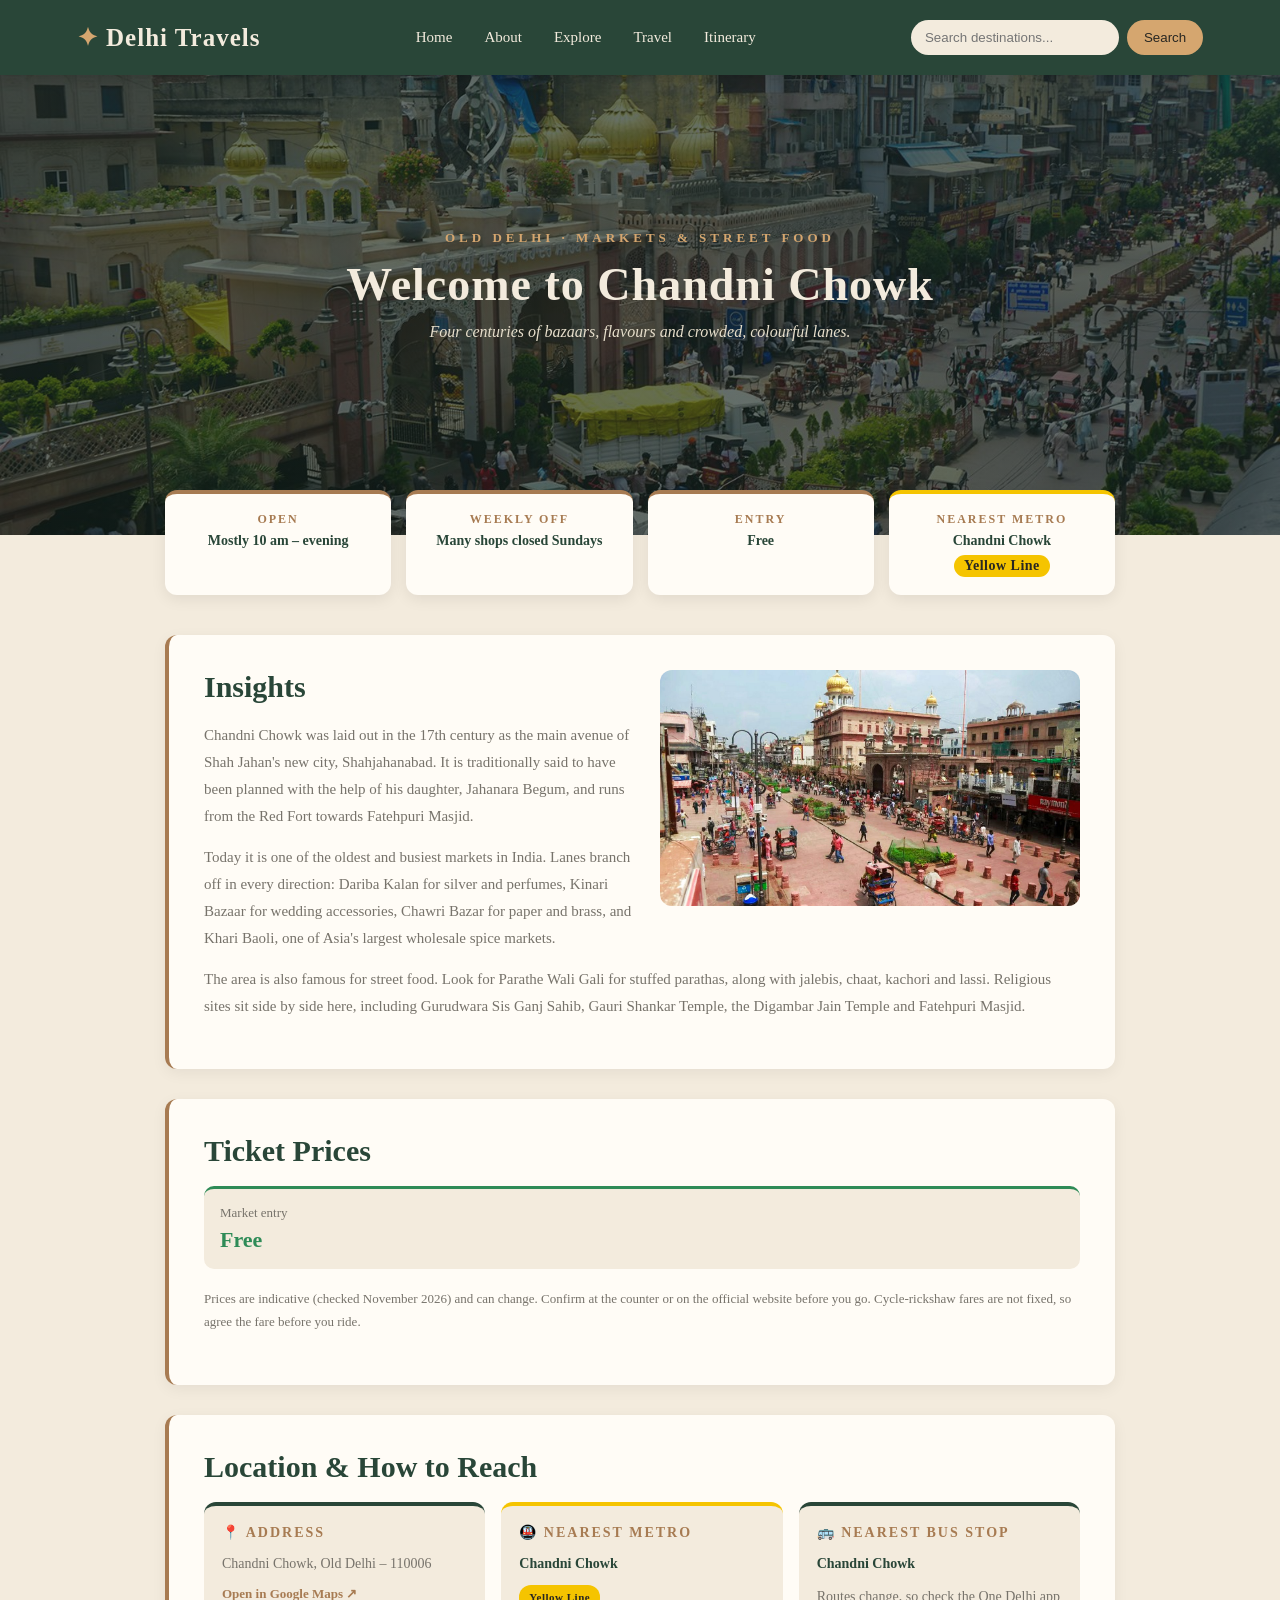
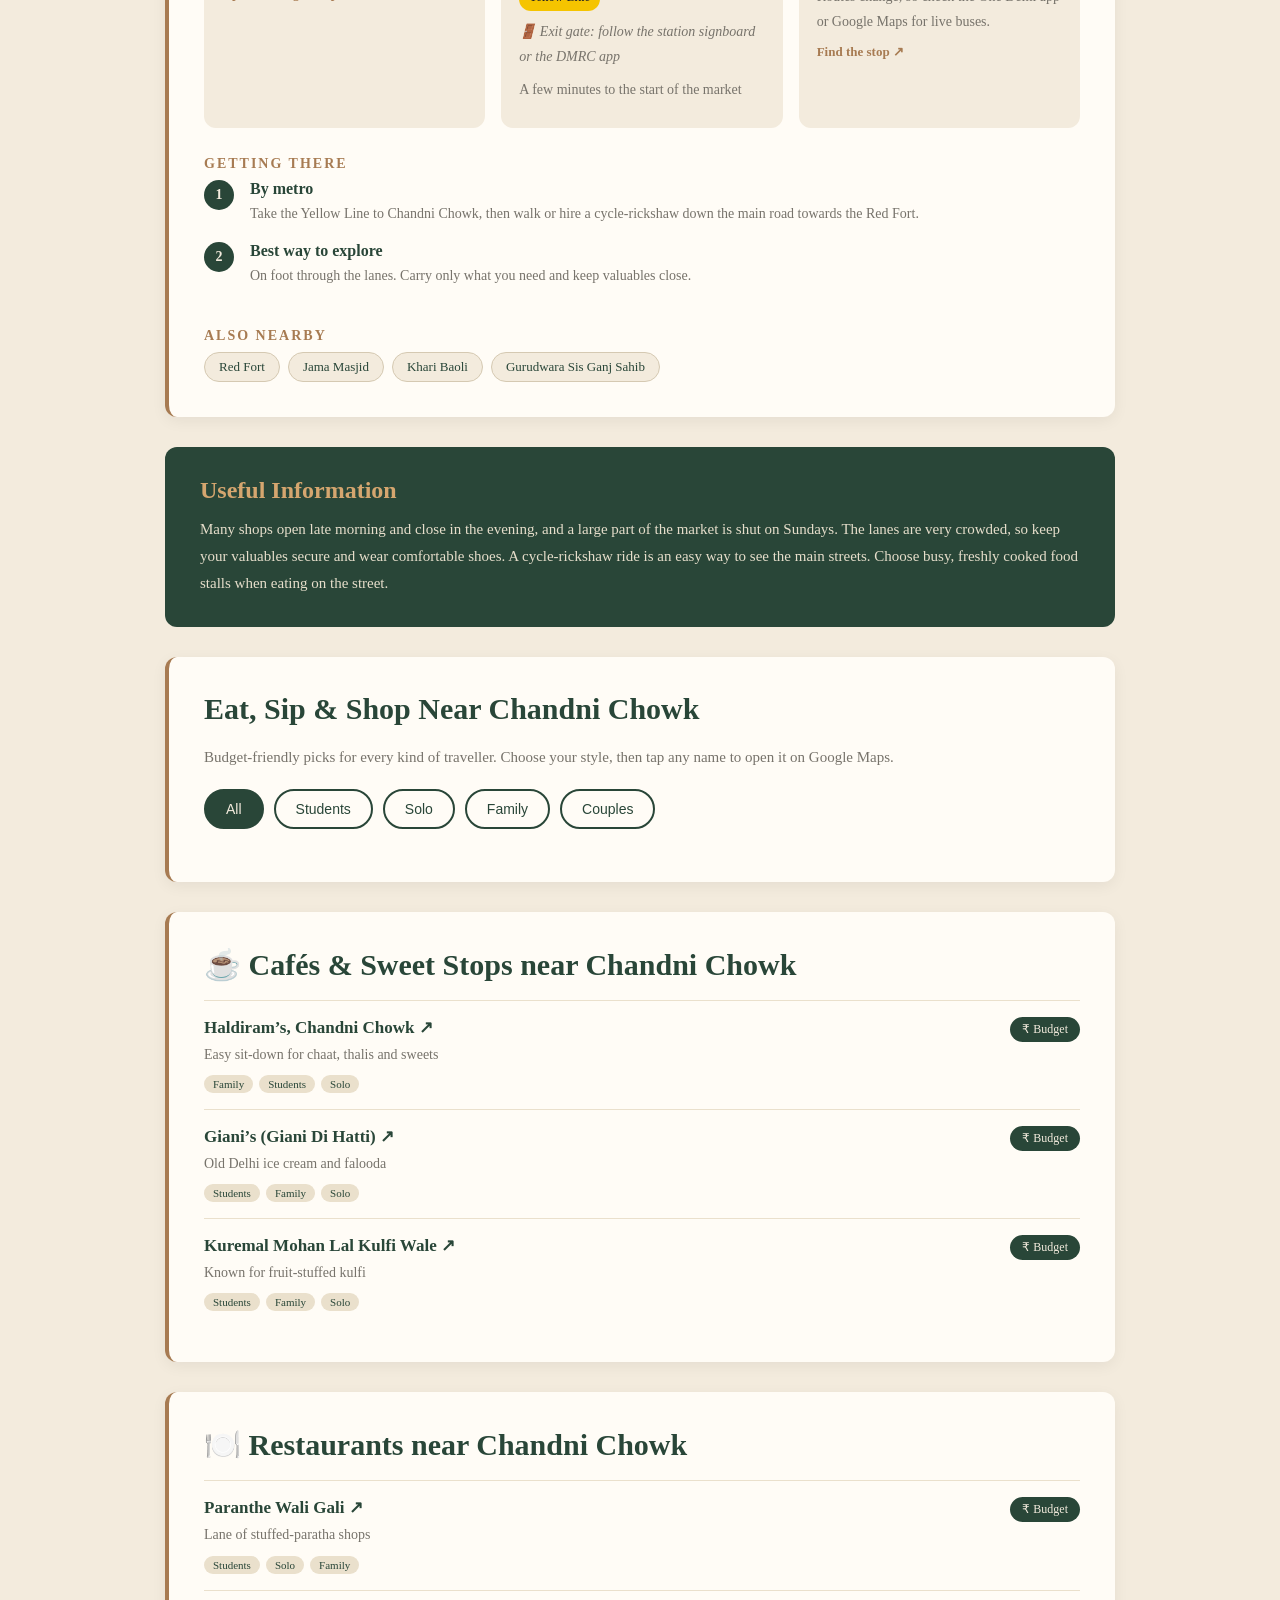
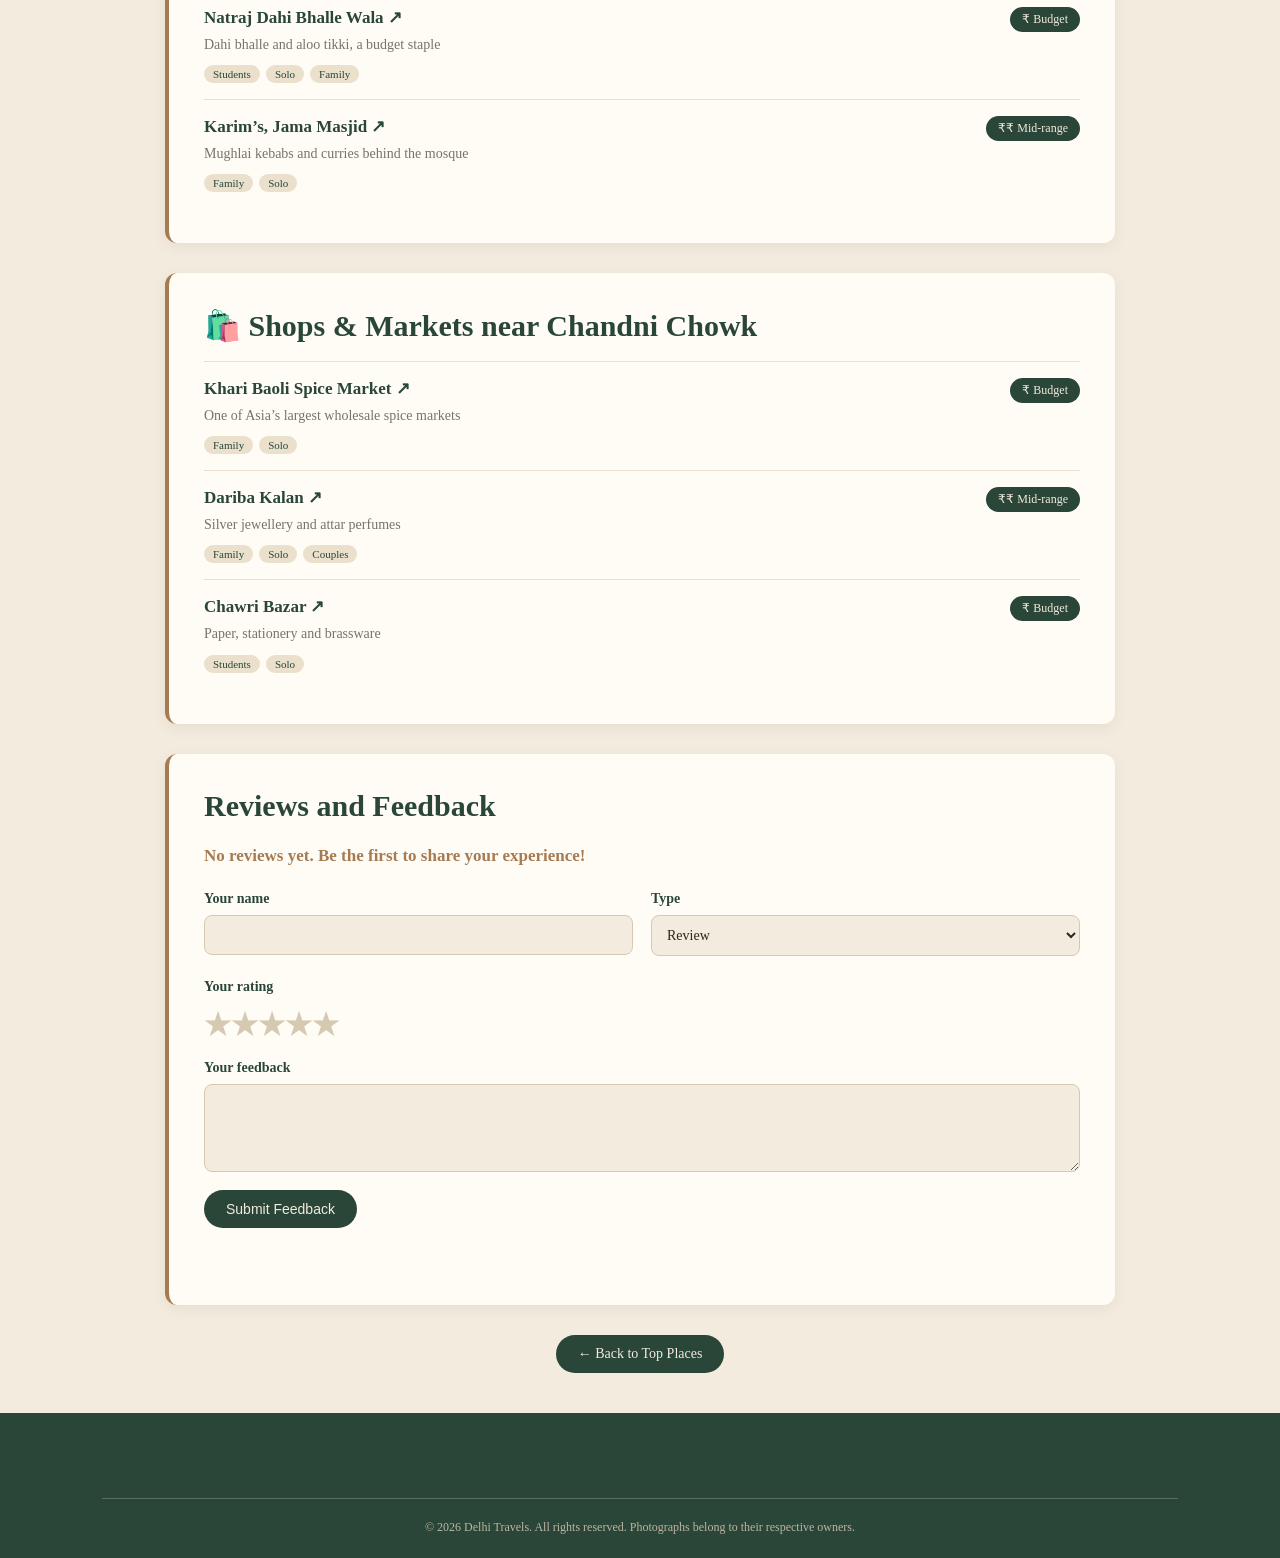
<file: Chandni_Chowk.html>
<!DOCTYPE html>
<html lang="en">
<head>
    <meta charset="UTF-8">
    <meta name="viewport" content="width=device-width, initial-scale=1.0">
    <title>Chandni Chowk | Delhi Travels</title>
    <link rel="stylesheet" href="style-main.css">
    <link rel="stylesheet" href="style-branch.css">
    <script src="script-branch.js" defer></script>
</head>
<body>

<header class="navbar">
    <a href="index.html#home" class="logo"><span>✦</span> Delhi Travels</a>

    <div class="nav-links">
        <a href="index.html#home">Home</a>
        <a href="index.html#about">About</a>
        <a href="index.html#explore">Explore</a>
        <a href="index.html#travel">Travel</a>
        <a href="index.html#itinerary">Itinerary</a>
    </div>

    <div class="nav-search">
        <input type="text" placeholder="Search destinations...">
        <button type="button">Search</button>
    </div>
</header>

<div class="place-hero" style="--hero-img: url('Chandni-Chowk.jpg');">
    <p class="place-subtitle">OLD DELHI · MARKETS & STREET FOOD</p>
    <h1>Welcome to Chandni Chowk</h1>
    <p class="place-tagline">Four centuries of bazaars, flavours and crowded, colourful lanes.</p>
</div>

<div class="quick-facts">
    <div><strong>OPEN</strong><span>Mostly 10 am – evening</span></div>
    <div><strong>WEEKLY OFF</strong><span>Many shops closed Sundays</span></div>
    <div><strong>ENTRY</strong><span>Free</span></div>
    <div><strong>NEAREST METRO</strong><span>Chandni Chowk</span></div>
</div>

<main class="place-content">
    <section class="place-card">
        <img src="ChandniChowk.jpg" alt="Chandni Chowk, Delhi">
        <h2>Insights</h2>
        <p>Chandni Chowk was laid out in the 17th century as the main avenue of Shah Jahan's new city, Shahjahanabad. It is traditionally said to have been planned with the help of his daughter, Jahanara Begum, and runs from the Red Fort towards Fatehpuri Masjid.</p>
        <p>Today it is one of the oldest and busiest markets in India. Lanes branch off in every direction: Dariba Kalan for silver and perfumes, Kinari Bazaar for wedding accessories, Chawri Bazar for paper and brass, and Khari Baoli, one of Asia's largest wholesale spice markets.</p>
        <p>The area is also famous for street food. Look for Parathe Wali Gali for stuffed parathas, along with jalebis, chaat, kachori and lassi. Religious sites sit side by side here, including Gurudwara Sis Ganj Sahib, Gauri Shankar Temple, the Digambar Jain Temple and Fatehpuri Masjid.</p>
    </section>

    <section class="place-card">
        <h2>Location</h2>
        <p>Chandni Chowk is located in Old Delhi – 110006, running west from the Red Fort.</p>
        <h3>BY METRO</h3>
        <p>The nearest station is Chandni Chowk on the Yellow Line. Lal Qila and Chawri Bazar are other stations nearby.</p>
        <h3>NEARBY PLACES</h3>
        <p>Red Fort, Jama Masjid, Khari Baoli spice market and Gurudwara Sis Ganj Sahib are all a short walk or rickshaw ride away.</p>
    </section>

    <section class="info-box">
        <h2>Useful Information</h2>
        <p>Many shops open late morning and close in the evening, and a large part of the market is shut on Sundays. The lanes are very crowded, so keep your valuables secure and wear comfortable shoes. A cycle-rickshaw ride is an easy way to see the main streets. Choose busy, freshly cooked food stalls when eating on the street.</p>
    </section>

    <div class="place-extras">

        <section class="place-card">
            <h2>Reviews and Feedback</h2>
            <p class="review-summary" id="review-summary"></p>

            <form class="review-form" id="review-form">
                <div class="form-group">
                    <label for="r-name">Your name</label>
                    <input type="text" id="r-name" name="name" maxlength="40" required>
                </div>
                <div class="form-group">
                    <label for="r-type">Type</label>
                    <select id="r-type" name="type">
                        <option>Review</option>
                        <option>Suggestion</option>
                        <option>Report incorrect information</option>
                    </select>
                </div>
                <div class="form-group full">
                    <p class="field-label">Your rating</p>
                    <div class="star-input">
                        <input type="radio" id="s5" name="rating" value="5"><label for="s5">★</label>
                        <input type="radio" id="s4" name="rating" value="4"><label for="s4">★</label>
                        <input type="radio" id="s3" name="rating" value="3"><label for="s3">★</label>
                        <input type="radio" id="s2" name="rating" value="2"><label for="s2">★</label>
                        <input type="radio" id="s1" name="rating" value="1"><label for="s1">★</label>
                    </div>
                </div>
                <div class="form-group full">
                    <label for="r-text">Your feedback</label>
                    <textarea id="r-text" name="text" rows="4" maxlength="500" required></textarea>
                </div>
                <div class="full">
                    <button type="submit" class="btn">Submit Feedback</button>
                    <p id="review-msg" role="status"></p>
                </div>
            </form>

            <div id="review-list"></div>
        </section>

    </div>

    <div class="back-row">
        <a href="index.html#explore" class="btn">← Back to Top Places</a>
    </div>

</main>

<footer class="site-footer">
    <div class="footer-bottom">
        <p>&copy 2026 Delhi Travels. All rights reserved. Photographs belong to their respective owners.</p>
    </div>
</footer>
</body>
</html>
</file>
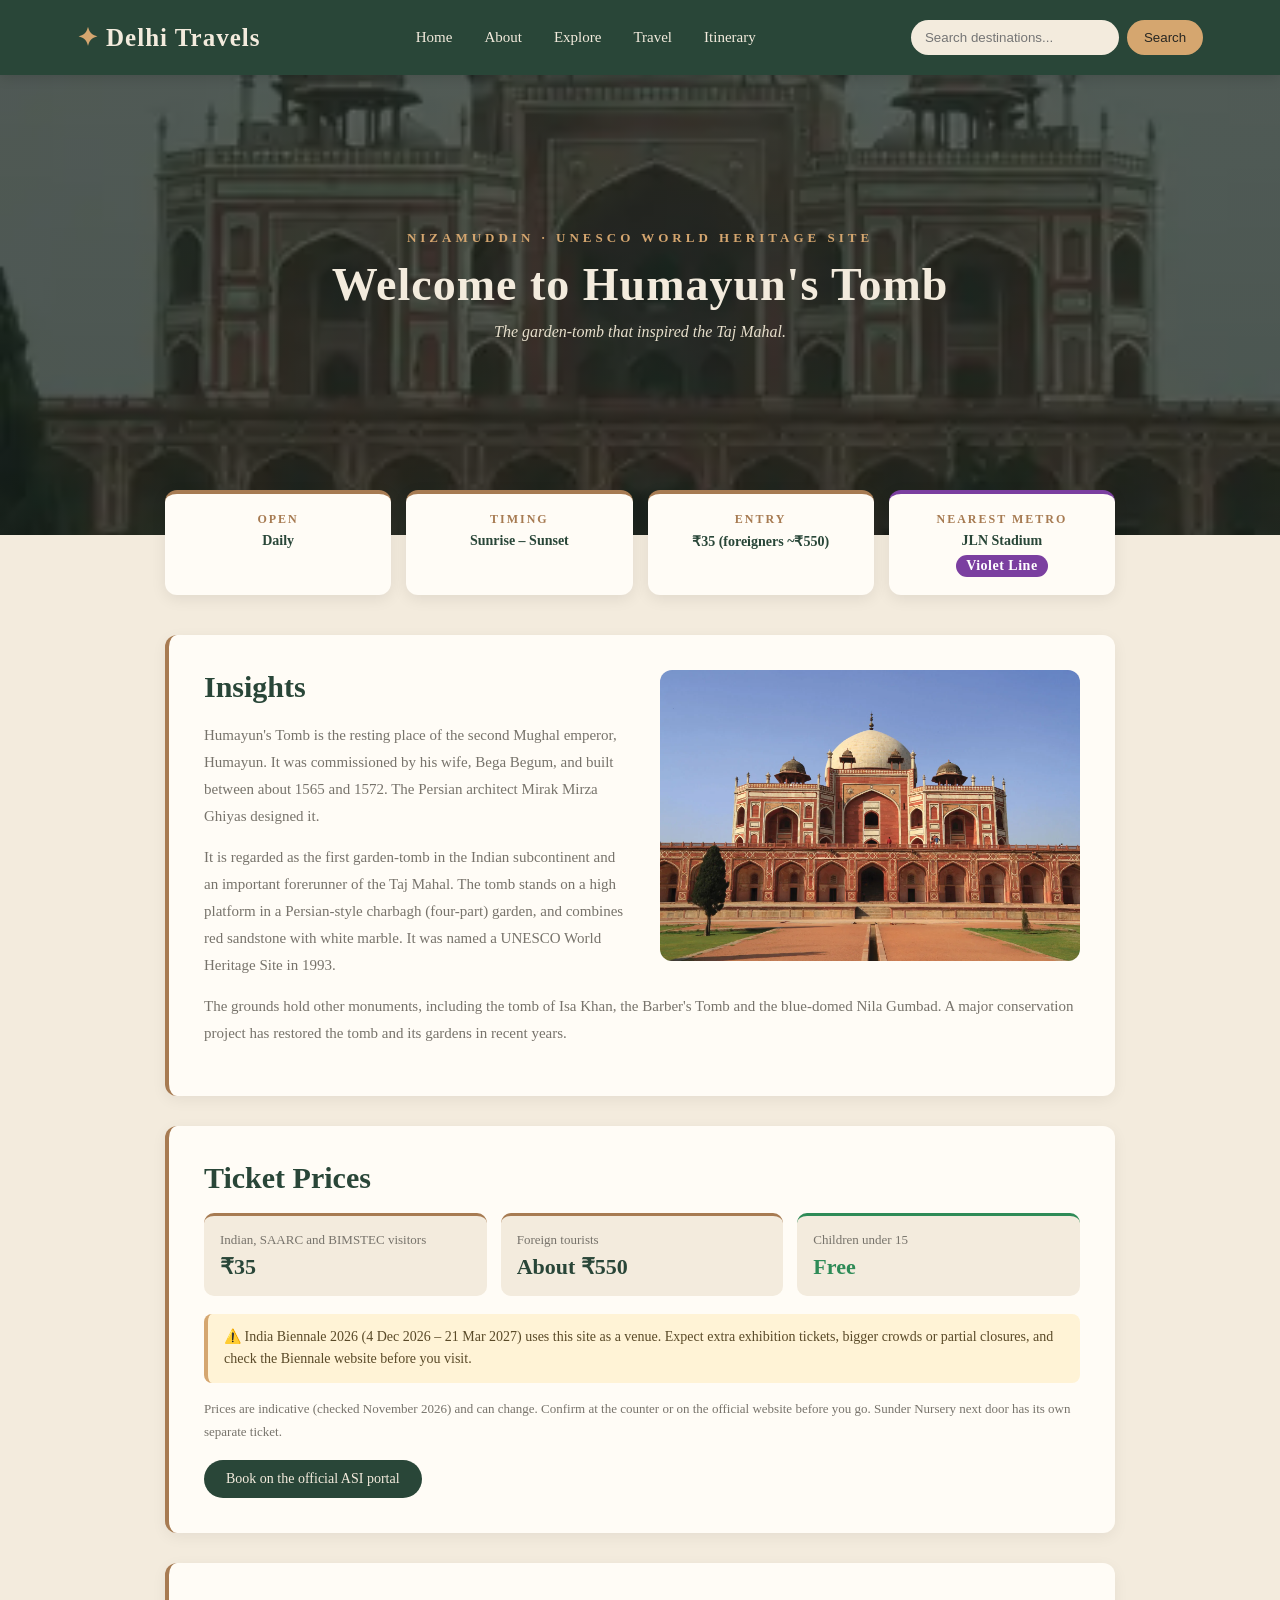
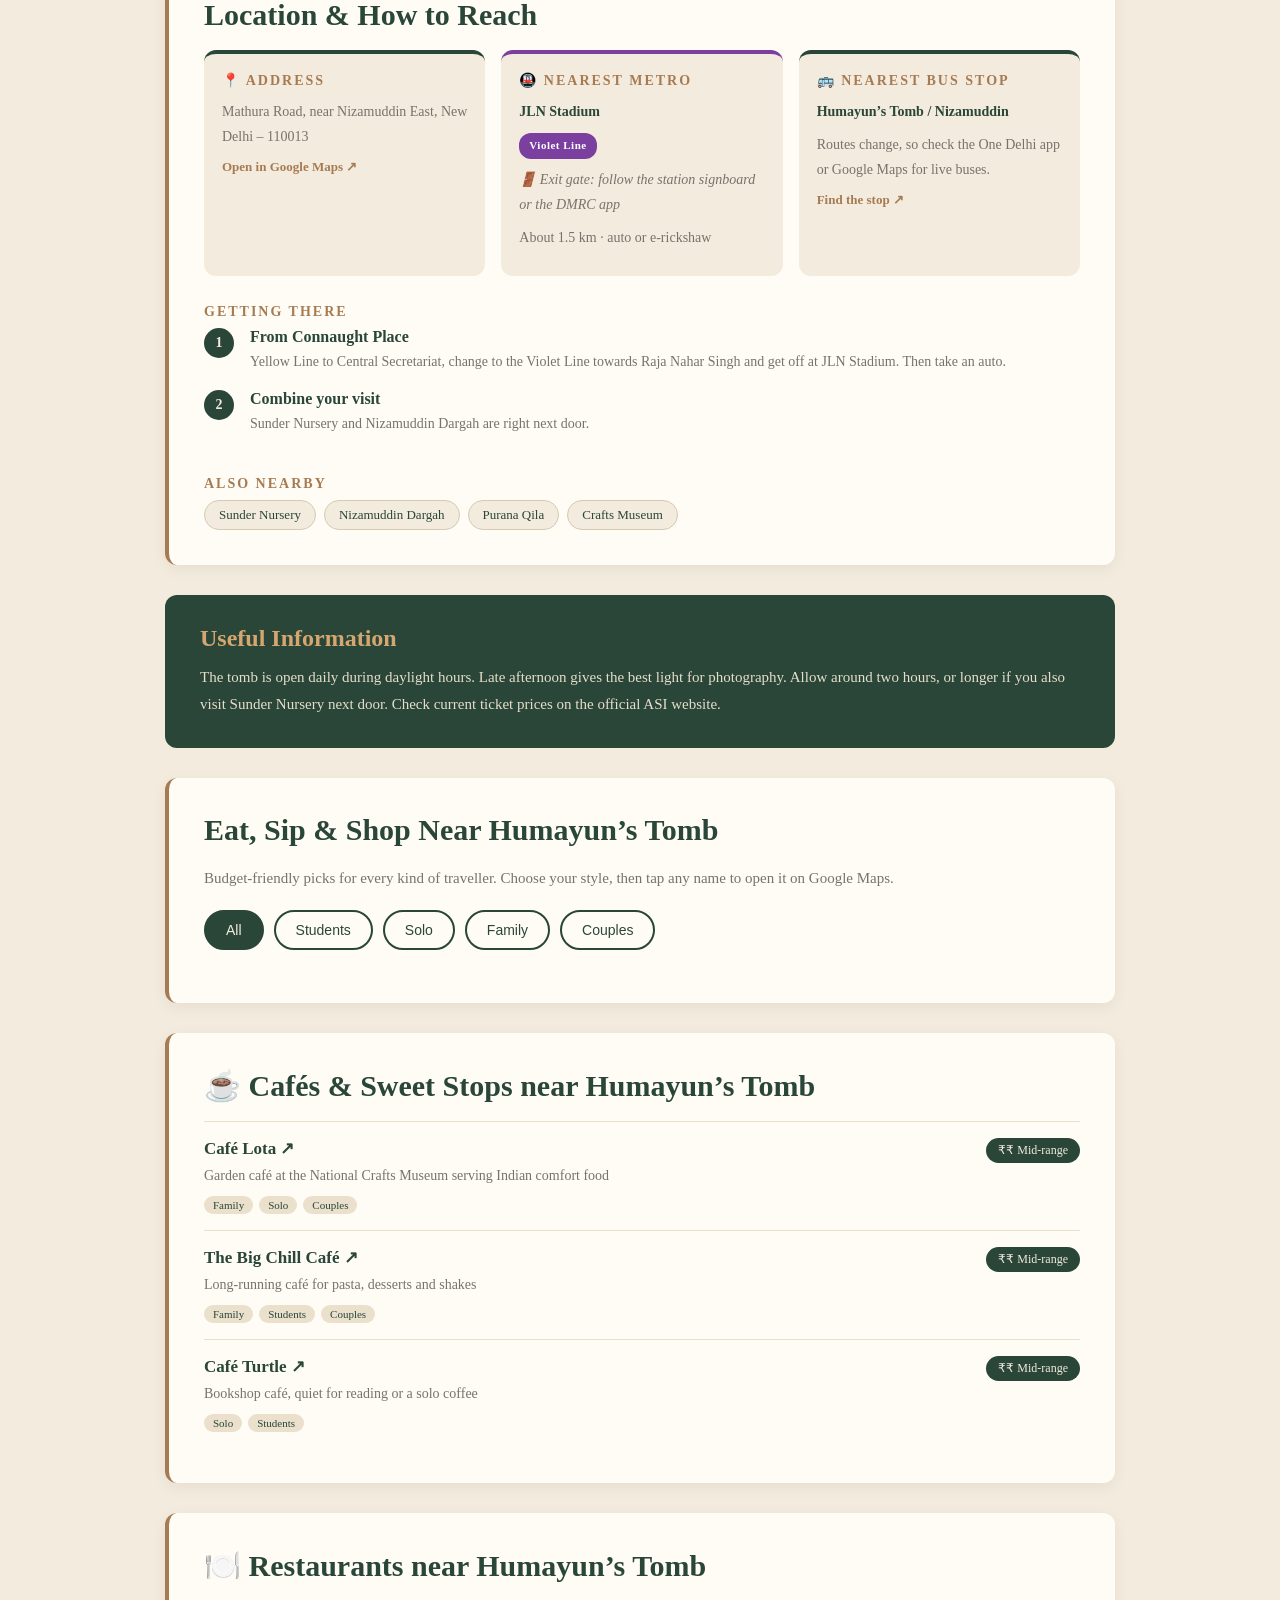
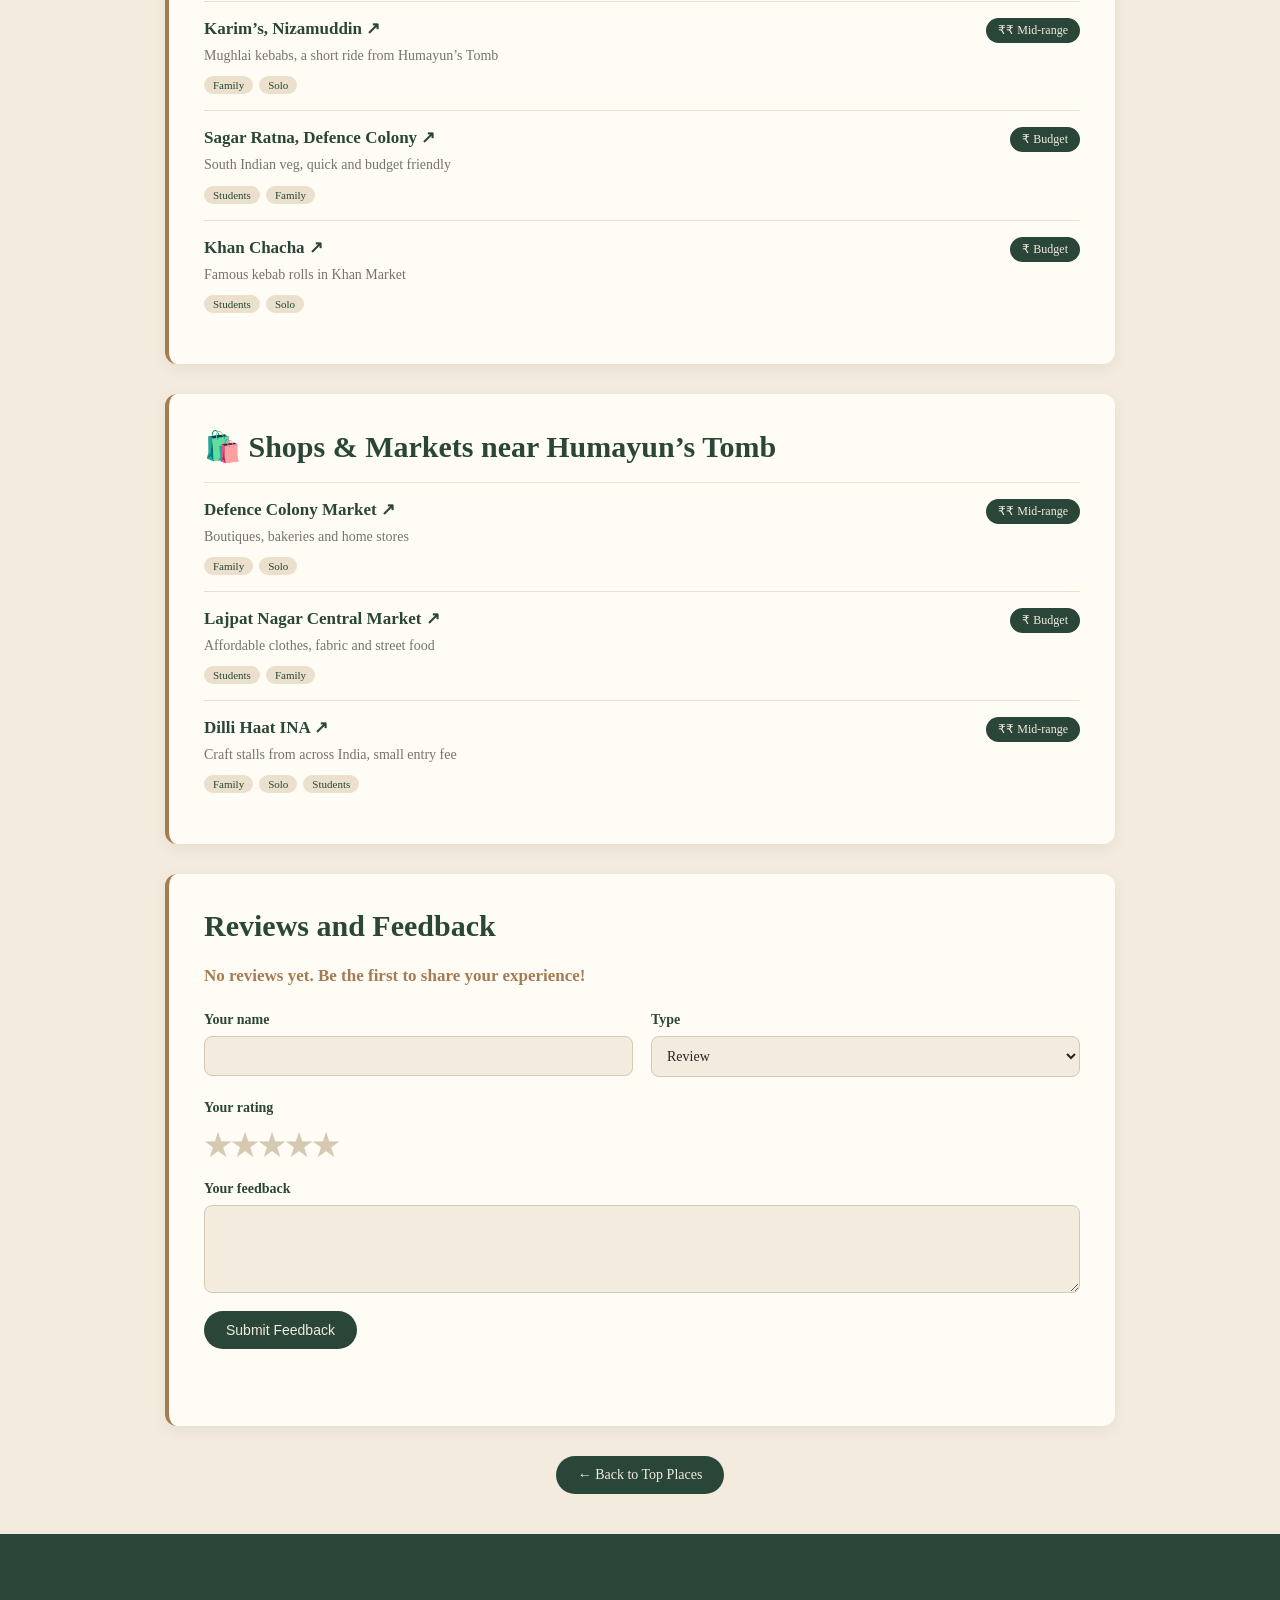
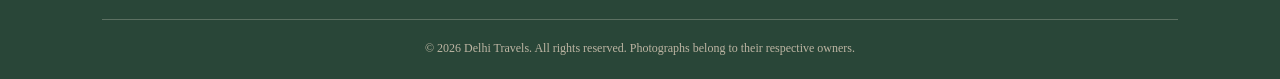
<file: Humayuns_Tomb.html>
<!DOCTYPE html>
<html lang="en">
<head>
    <meta charset="UTF-8">
    <meta name="viewport" content="width=device-width, initial-scale=1.0">
    <title>Humayun's Tomb | Delhi Travels</title>
    <link rel="stylesheet" href="style-main.css">
    <link rel="stylesheet" href="style-branch.css">
    <script src="script-branch.js" defer></script>
</head>
<body>
<header class="navbar">
    <a href="index.html#home" class="logo"><span>✦</span> Delhi Travels</a>

    <div class="nav-links">
        <a href="index.html#home">Home</a>
        <a href="index.html#about">About</a>
        <a href="index.html#explore">Explore</a>
        <a href="index.html#travel">Travel</a>
        <a href="index.html#itinerary">Itinerary</a>
    </div>

    <div class="nav-search">
        <input type="text" placeholder="Search destinations...">
        <button type="button">Search</button>
    </div>
</header>

<div class="place-hero" style="--hero-img: url('Humayuns-Tomb.webp');">
    <p class="place-subtitle">NIZAMUDDIN · UNESCO WORLD HERITAGE SITE</p>
    <h1>Welcome to Humayun's Tomb</h1>
    <p class="place-tagline">The garden-tomb that inspired the Taj Mahal.</p>
</div>

<div class="quick-facts">
    <div><strong>OPEN</strong><span>Daily</span></div>
    <div><strong>TIMING</strong><span>Sunrise – Sunset</span></div>
    <div><strong>ENTRY</strong><span>Ticketed</span></div>
    <div><strong>NEAREST METRO</strong><span>JLN Stadium</span></div>
</div>

<main class="place-content">
    <section class="place-card">
        <img src="HumayunsTomb.webp" alt="Humayun's Tomb, Delhi">
        <h2>Insights</h2>
        <p>Humayun's Tomb is the resting place of the second Mughal emperor, Humayun. It was commissioned by his wife, Bega Begum, and built between about 1565 and 1572. The Persian architect Mirak Mirza Ghiyas designed it.</p>
        <p>It is regarded as the first garden-tomb in the Indian subcontinent and an important forerunner of the Taj Mahal. The tomb stands on a high platform in a Persian-style charbagh (four-part) garden, and combines red sandstone with white marble. It was named a UNESCO World Heritage Site in 1993.</p>
        <p>The grounds hold other monuments, including the tomb of Isa Khan, the Barber's Tomb and the blue-domed Nila Gumbad. A major conservation project has restored the tomb and its gardens in recent years.</p>
    </section>

    <section class="place-card">
        <h2>Location</h2>
        <p>Humayun's Tomb is located on Mathura Road, near Nizamuddin East, New Delhi – 110013.</p>
        <h3>BY METRO</h3>
        <p>The nearest station is JLN Stadium on the Violet Line. Jangpura (Violet Line) is another option, and Nizamuddin Railway Station is close by.</p>
        <h3>NEARBY PLACES</h3>
        <p>Sunder Nursery, Nizamuddin Dargah, Purana Qila and the Crafts Museum are all nearby, so they combine easily into one day.</p>
    </section>

    <section class="info-box">
        <h2>Useful Information</h2>
        <p>The tomb is open daily during daylight hours. Late afternoon gives the best light for photography. Allow around two hours, or longer if you also visit Sunder Nursery next door. Check current ticket prices on the official ASI website.</p>
    </section>

    <div class="place-extras">
    
        <section class="place-card">
            <h2>Reviews and Feedback</h2>
            <p class="review-summary" id="review-summary"></p>

        <form class="review-form" id="review-form">
            <div class="form-group">
                <label for="r-name">Your name</label>
                <input type="text" id="r-name" name="name" maxlength="40" required>
            </div>
            <div class="form-group">
                <label for="r-type">Type</label>
                <select id="r-type" name="type">
                    <option>Review</option>
                    <option>Suggestion</option>
                    <option>Report incorrect information</option>
                </select>
            </div>
            <div class="form-group full">
                <p class="field-label">Your rating</p>
                <div class="star-input">
                    <input type="radio" id="s5" name="rating" value="5"><label for="s5">★</label>
                    <input type="radio" id="s4" name="rating" value="4"><label for="s4">★</label>
                    <input type="radio" id="s3" name="rating" value="3"><label for="s3">★</label>
                    <input type="radio" id="s2" name="rating" value="2"><label for="s2">★</label>
                    <input type="radio" id="s1" name="rating" value="1"><label for="s1">★</label>
                </div>
            </div>
            <div class="form-group full">
                <label for="r-text">Your feedback</label>
                <textarea id="r-text" name="text" rows="4" maxlength="500" required></textarea>
            </div>
            <div class="full">
                <button type="submit" class="btn">Submit Feedback</button>
                <p id="review-msg" role="status"></p>
            </div>
        </form>

        <div id="review-list"></div>
    </section>

    </div>

    <div class="back-row">
        <a href="index.html#explore" class="btn">← Back to Top Places</a>
    </div>
</main>

<footer class="site-footer">
    <div class="footer-bottom">
        <p>&copy 2026 Delhi Travels. All rights reserved. Photographs belong to their respective owners.</p>
    </div>
</footer>
</body>
</html>
</file>
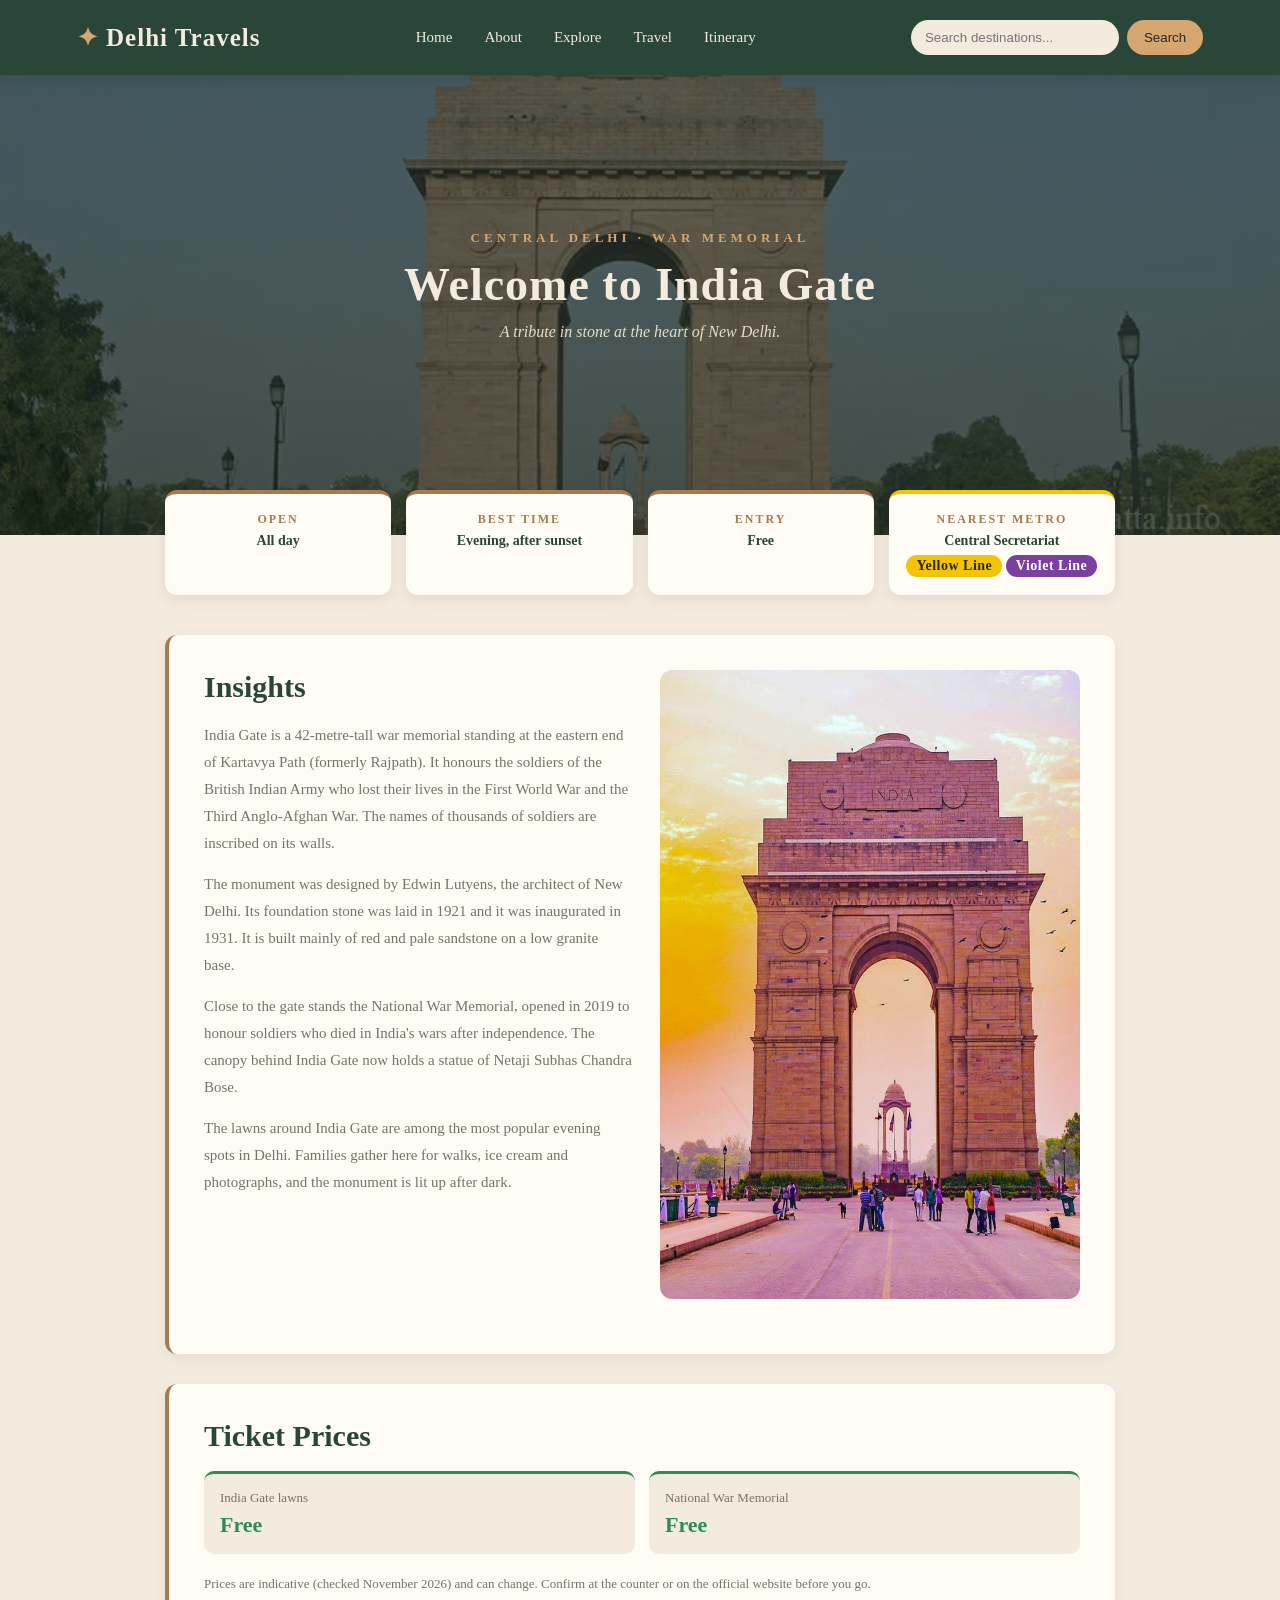
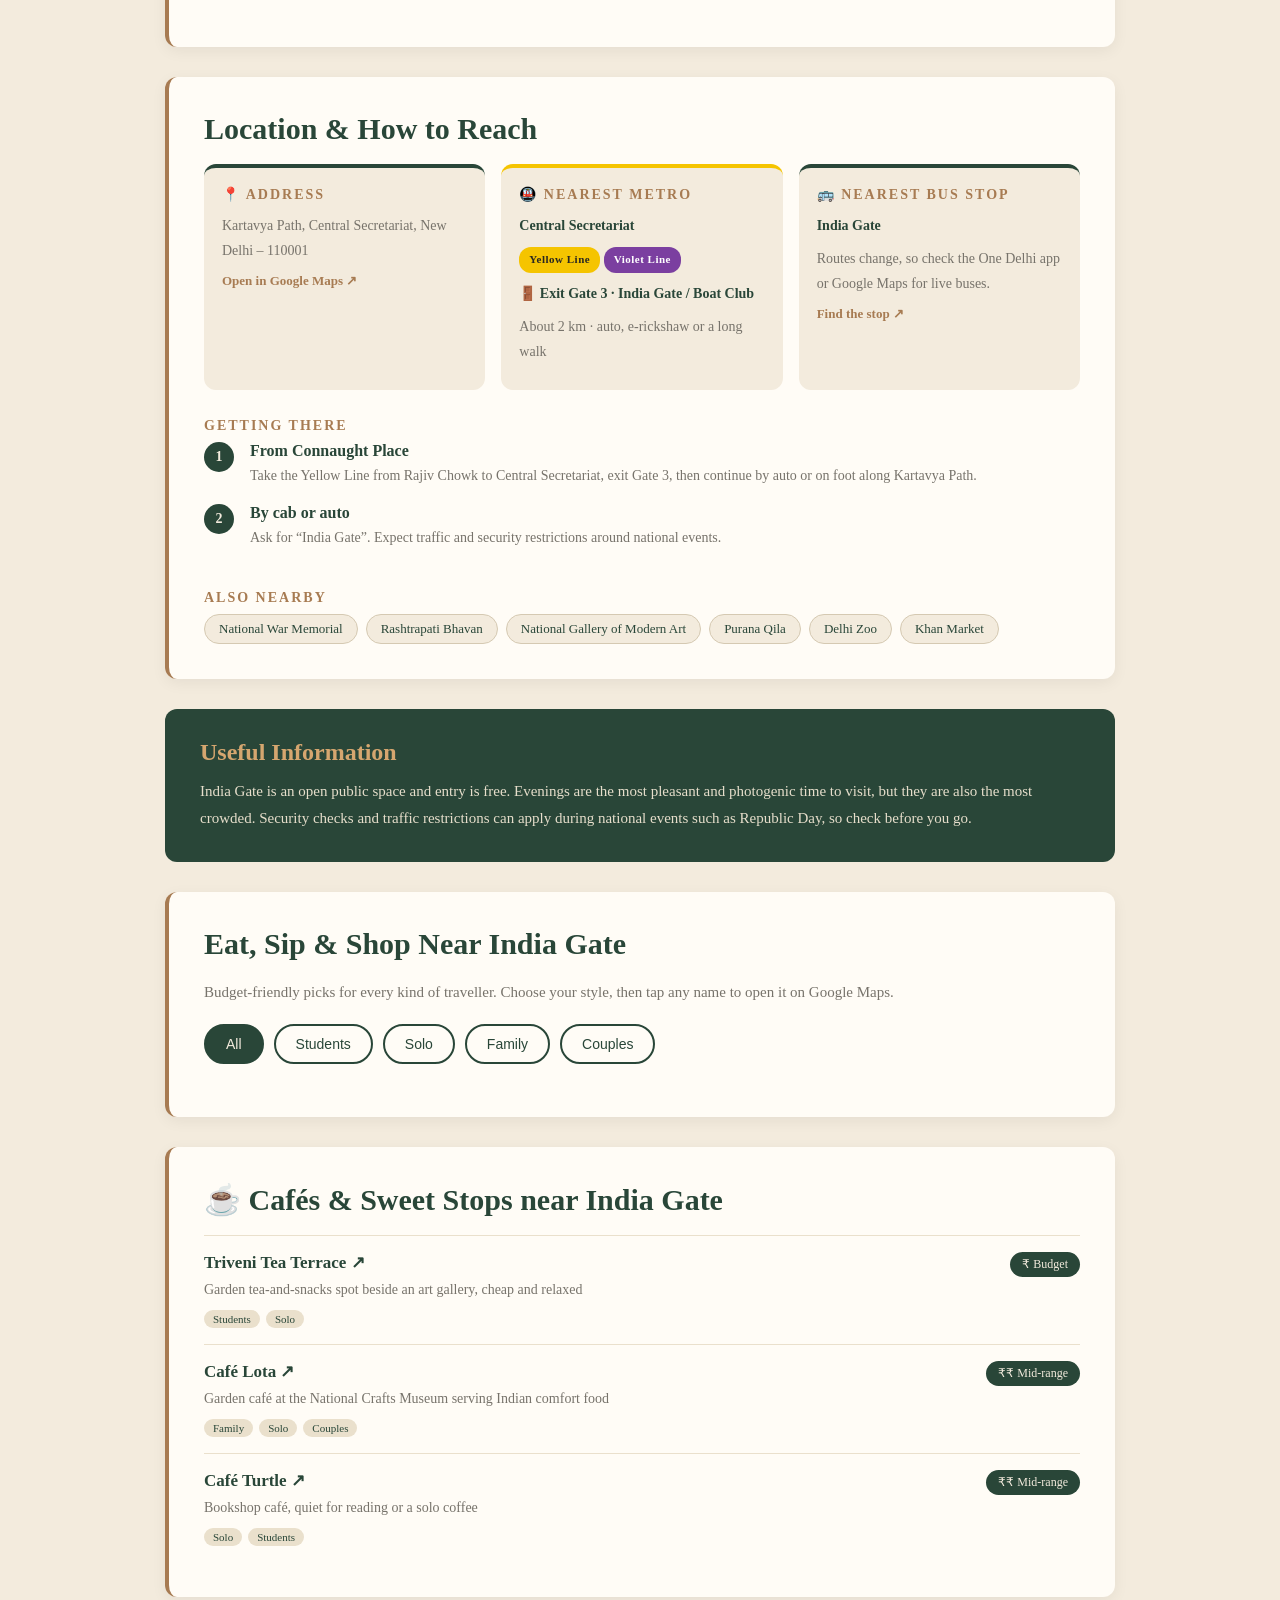
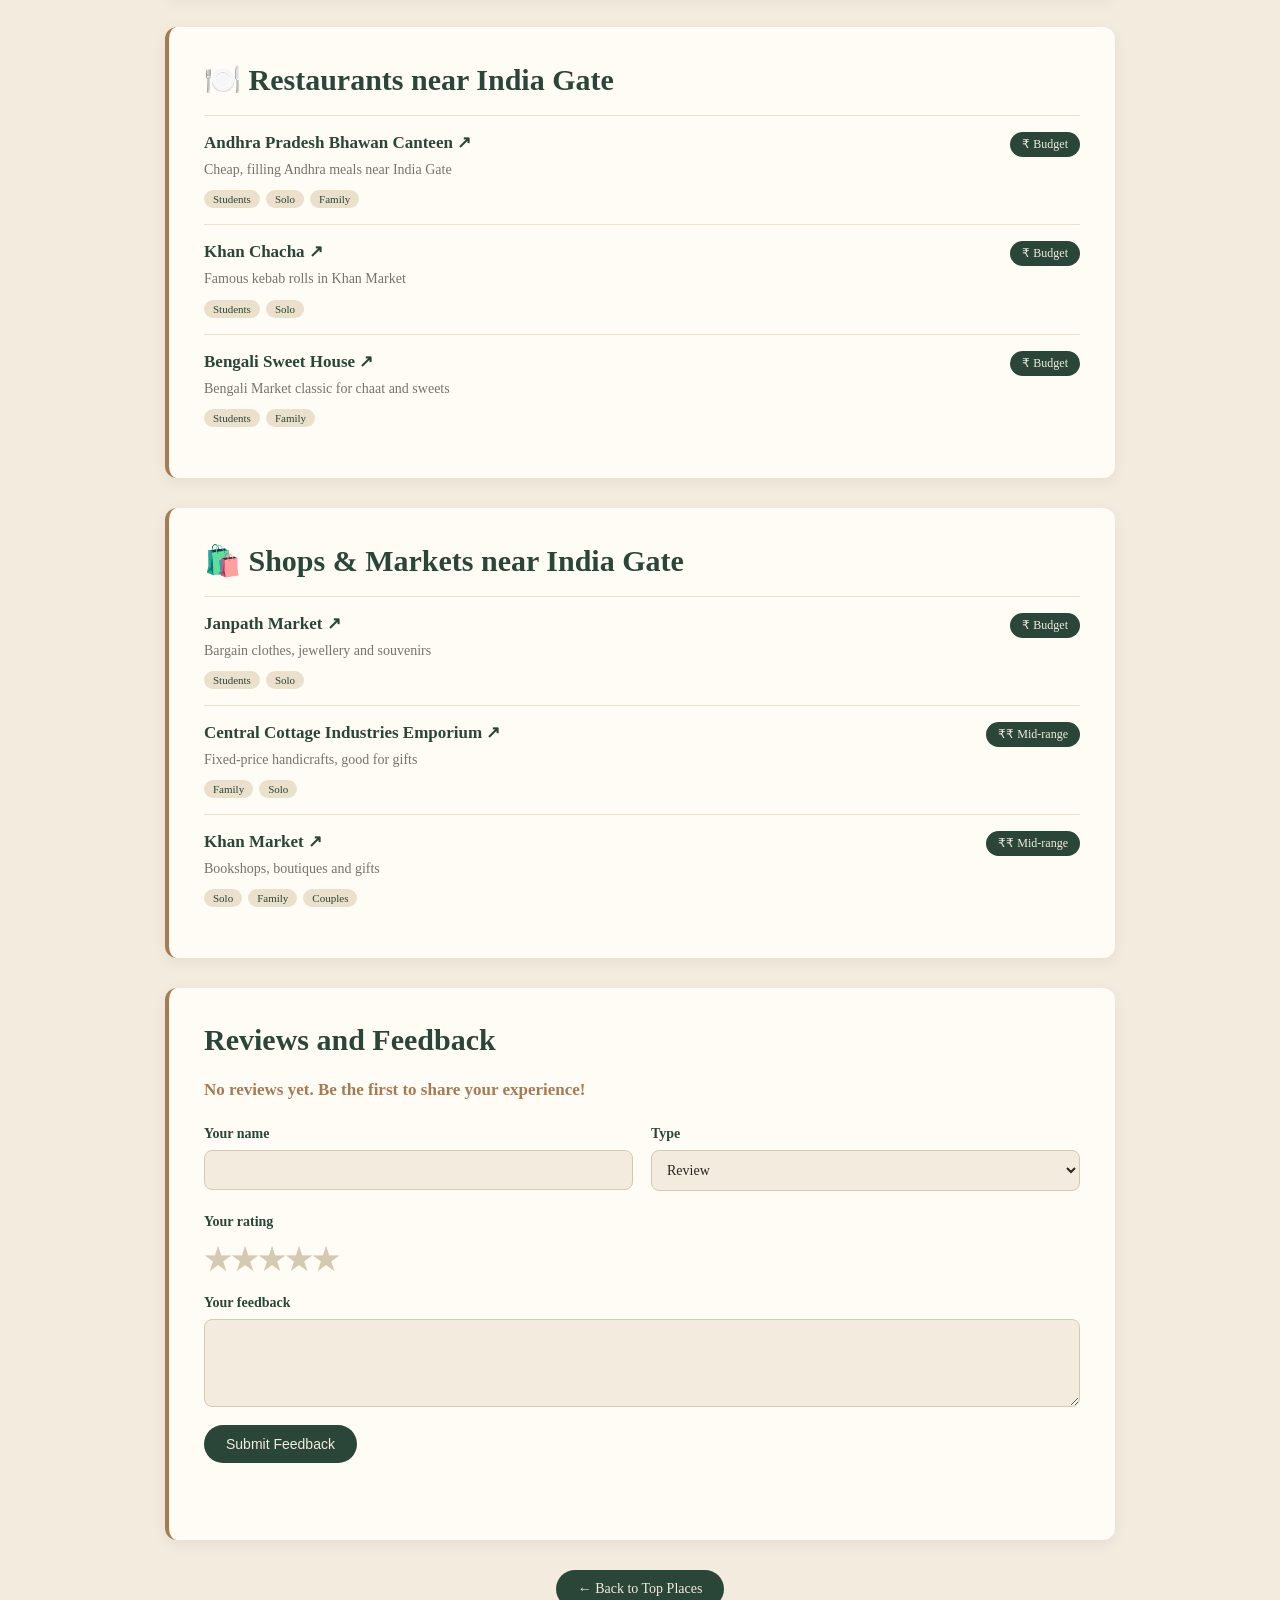
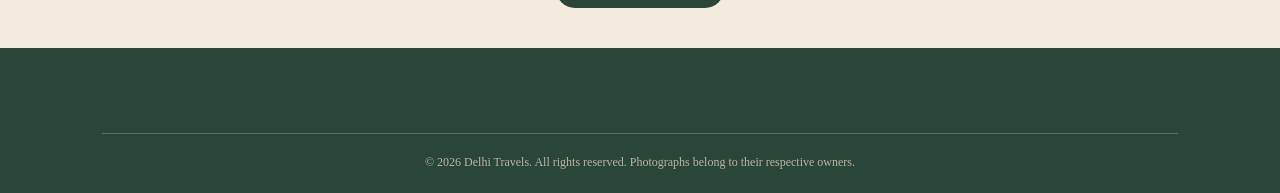
<file: India_Gate.html>
<!DOCTYPE html>
<html lang="en">
<head>
    <meta charset="UTF-8">
    <meta name="viewport" content="width=device-width, initial-scale=1.0">
    <title>India Gate | Delhi Travels</title>
    <link rel="stylesheet" href="style-main.css">
    <link rel="stylesheet" href="style-branch.css">
    <script src="script-branch.js" defer></script>
</head>
<body>

<header class="navbar">
    <a href="index.html#home" class="logo"><span>✦</span> Delhi Travels</a>
    <div class="nav-links">
        <a href="index.html#home">Home</a>
        <a href="index.html#about">About</a>
        <a href="index.html#explore">Explore</a>
        <a href="index.html#travel">Travel</a>
        <a href="index.html#itinerary">Itinerary</a>
    </div>
    <div class="nav-search">
        <input type="text" placeholder="Search destinations...">
        <button type="button">Search</button>
    </div>
</header>

<div class="place-hero" style="--hero-img: url('India-Gate.webp');">
    <p class="place-subtitle">CENTRAL DELHI · WAR MEMORIAL</p>
    <h1>Welcome to India Gate</h1>
    <p class="place-tagline">A tribute in stone at the heart of New Delhi.</p>
</div>

<div class="quick-facts">
    <div><strong>OPEN</strong><span>All day</span></div>
    <div><strong>BEST TIME</strong><span>Evening, after sunset</span></div>
    <div><strong>ENTRY</strong><span>Free</span></div>
    <div><strong>NEAREST METRO</strong><span>Central Secretariat</span></div>
</div>

<main class="place-content">

    <section class="place-card">
        <img src="IndiaGate.jpg" alt="India Gate, New Delhi">
        <h2>Insights</h2>
        <p>India Gate is a 42-metre-tall war memorial standing at the eastern end of Kartavya Path (formerly Rajpath). It honours the soldiers of the British Indian Army who lost their lives in the First World War and the Third Anglo-Afghan War. The names of thousands of soldiers are inscribed on its walls.</p>
        <p>The monument was designed by Edwin Lutyens, the architect of New Delhi. Its foundation stone was laid in 1921 and it was inaugurated in 1931. It is built mainly of red and pale sandstone on a low granite base.</p>
        <p>Close to the gate stands the National War Memorial, opened in 2019 to honour soldiers who died in India's wars after independence. The canopy behind India Gate now holds a statue of Netaji Subhas Chandra Bose.</p>
        <p>The lawns around India Gate are among the most popular evening spots in Delhi. Families gather here for walks, ice cream and photographs, and the monument is lit up after dark.</p>
    </section>

    <section class="place-card">
        <h2>Location</h2>
        <p>India Gate is located at Kartavya Path, Central Secretariat area, New Delhi – 110001. It lies in the centre of Lutyens' Delhi, with Rashtrapati Bhavan at the other end of the avenue.</p>

        <h3>BY METRO</h3>
        <p>The nearest stations are Central Secretariat (Yellow and Violet Lines) and Khan Market (Violet Line). Both are a few kilometres away, so most visitors continue by auto-rickshaw, cab or on foot.</p>

        <h3>FROM CONNAUGHT PLACE</h3>
        <p>Take a cab or auto-rickshaw, or take the Yellow Line from Rajiv Chowk to Central Secretariat and continue from there.</p>

        <h3>NEARBY PLACES</h3>
        <p>National War Memorial, Rashtrapati Bhavan, National Gallery of Modern Art, Purana Qila, Delhi Zoo and Khan Market are all close by.</p>
    </section>

    <section class="info-box">
        <h2>Useful Information</h2>
        <p>India Gate is an open public space and entry is free. Evenings are the most pleasant and photogenic time to visit, but they are also the most crowded. Security checks and traffic restrictions can apply during national events such as Republic Day, so check before you go.</p>
    </section>

    <div class="place-extras">
    
        <section class="place-card">
            <h2>Reviews and Feedback</h2>
            <p class="review-summary" id="review-summary"></p>

            <form class="review-form" id="review-form">
                <div class="form-group">
                    <label for="r-name">Your name</label>
                    <input type="text" id="r-name" name="name" maxlength="40" required>
                </div>
                <div class="form-group">
                    <label for="r-type">Type</label>
                    <select id="r-type" name="type">
                        <option>Review</option>
                        <option>Suggestion</option>
                        <option>Report incorrect information</option>
                    </select>
                </div>
                <div class="form-group full">
                    <p class="field-label">Your rating</p>
                    <div class="star-input">
                        <input type="radio" id="s5" name="rating" value="5"><label for="s5">★</label>
                        <input type="radio" id="s4" name="rating" value="4"><label for="s4">★</label>
                        <input type="radio" id="s3" name="rating" value="3"><label for="s3">★</label>
                        <input type="radio" id="s2" name="rating" value="2"><label for="s2">★</label>
                        <input type="radio" id="s1" name="rating" value="1"><label for="s1">★</label>
                    </div>
                </div>
                <div class="form-group full">
                    <label for="r-text">Your feedback</label>
                    <textarea id="r-text" name="text" rows="4" maxlength="500" required></textarea>
                </div>
                <div class="full">
                    <button type="submit" class="btn">Submit Feedback</button>
                    <p id="review-msg" role="status"></p>
                </div>
            </form>

            <div id="review-list"></div>
        </section>

    </div>

    <div class="back-row">
        <a href="index.html#explore" class="btn">← Back to Top Places</a>
    </div>

</main>

<footer class="site-footer">
    <div class="footer-bottom">
        <p>&copy 2026 Delhi Travels. All rights reserved. Photographs belong to their respective owners.</p>
    </div>
</footer>

</body>
</html>
</file>
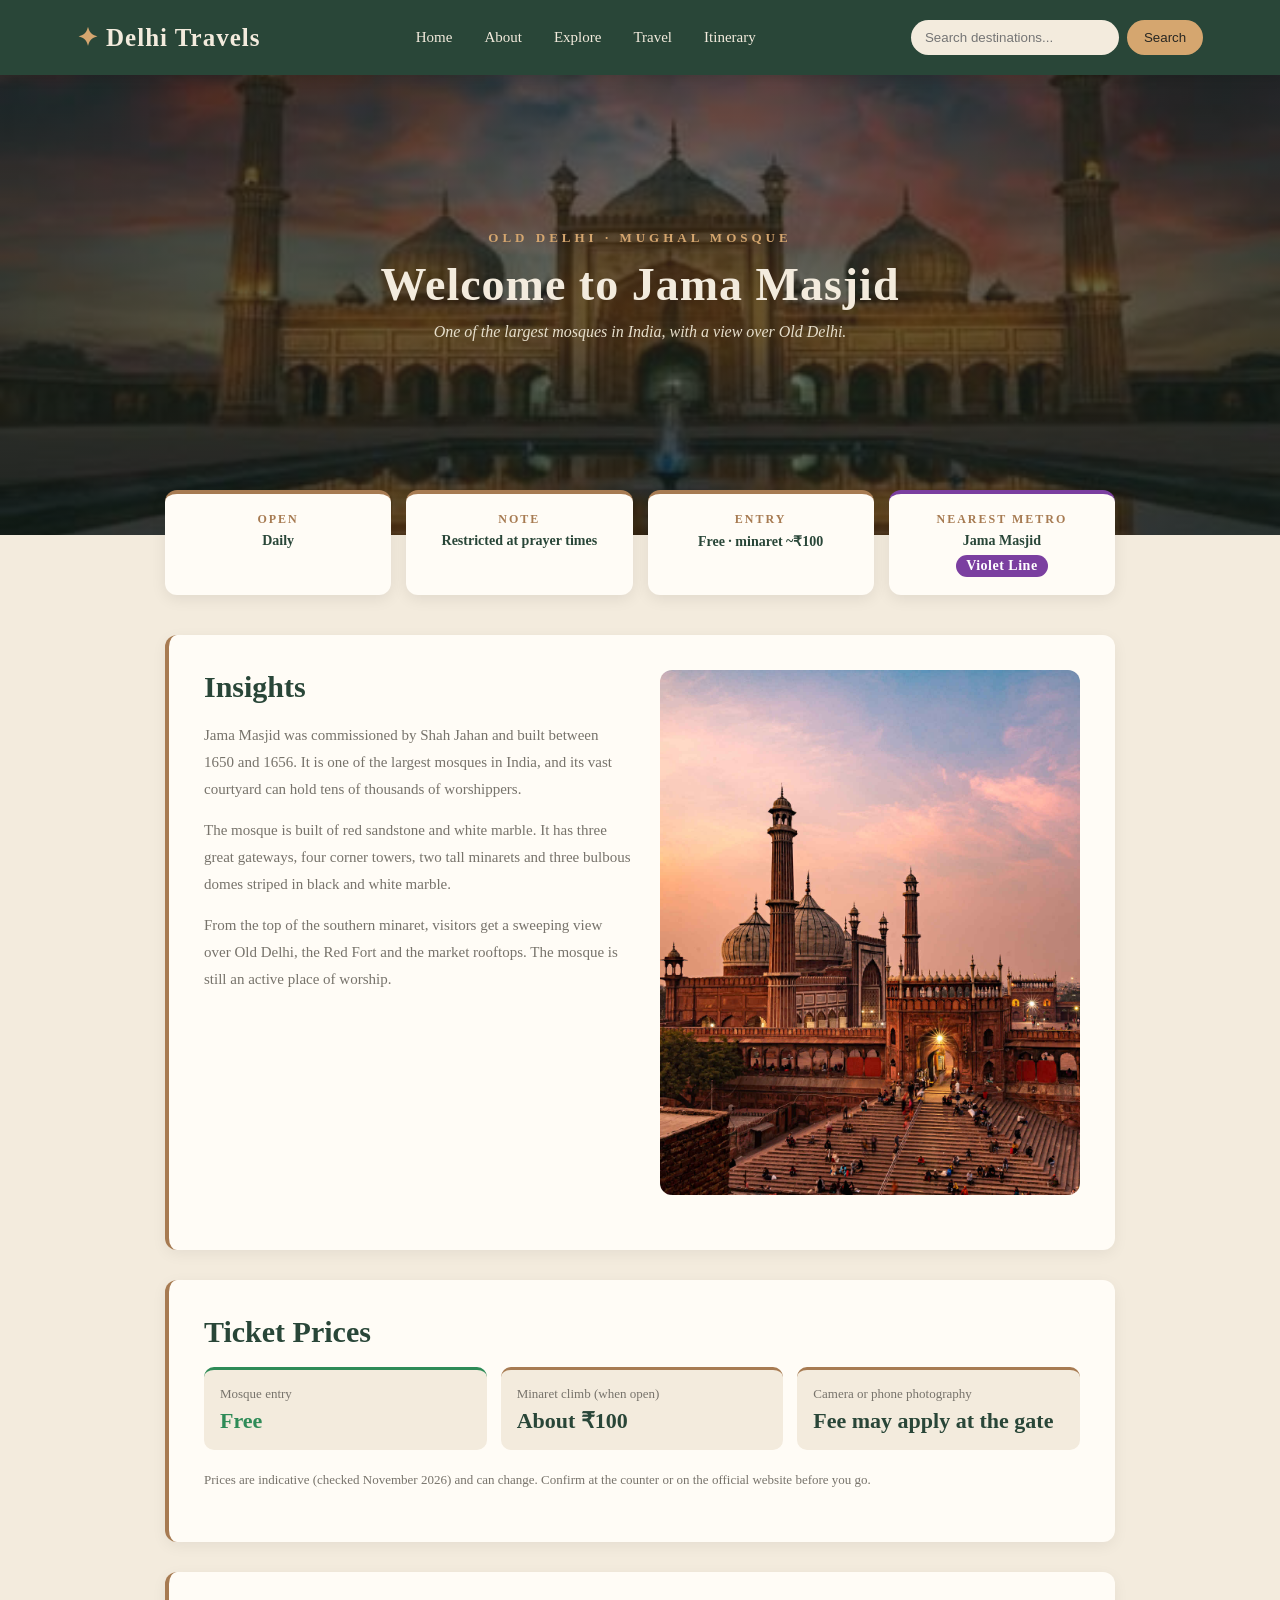
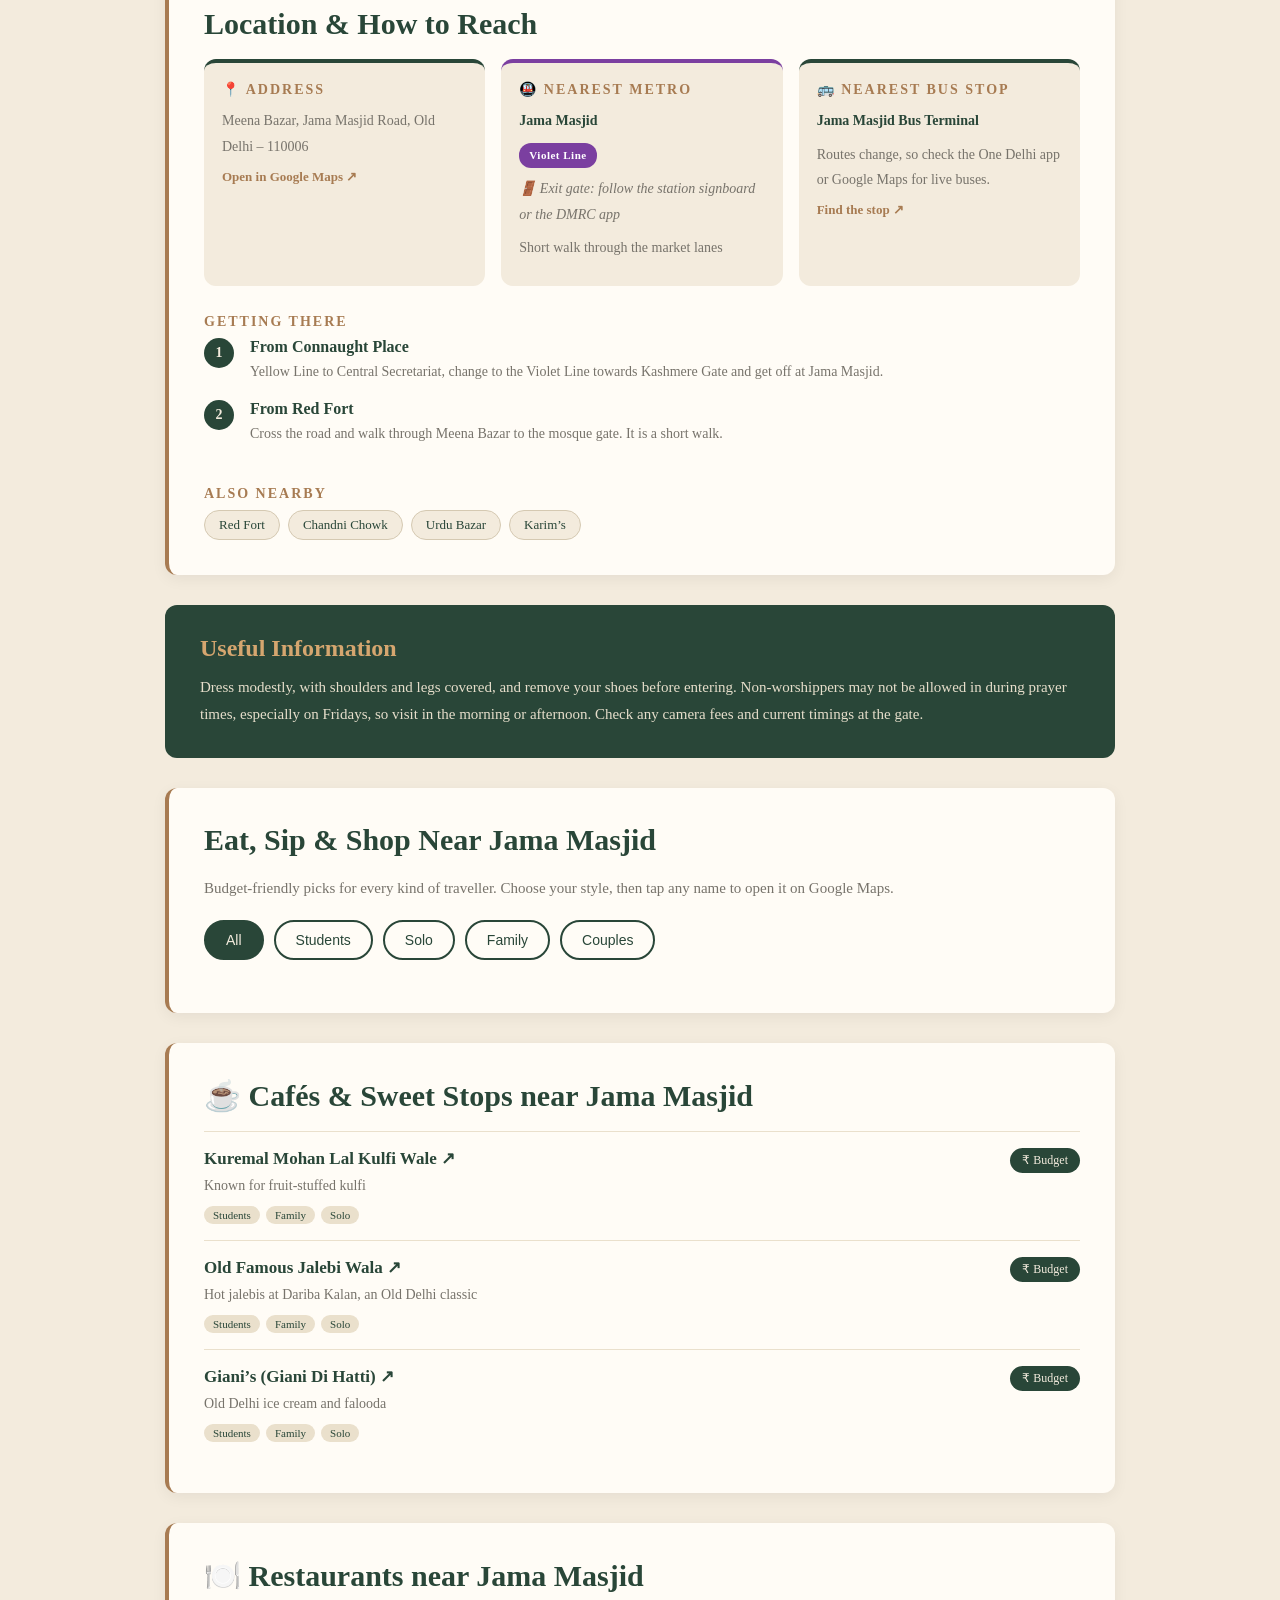
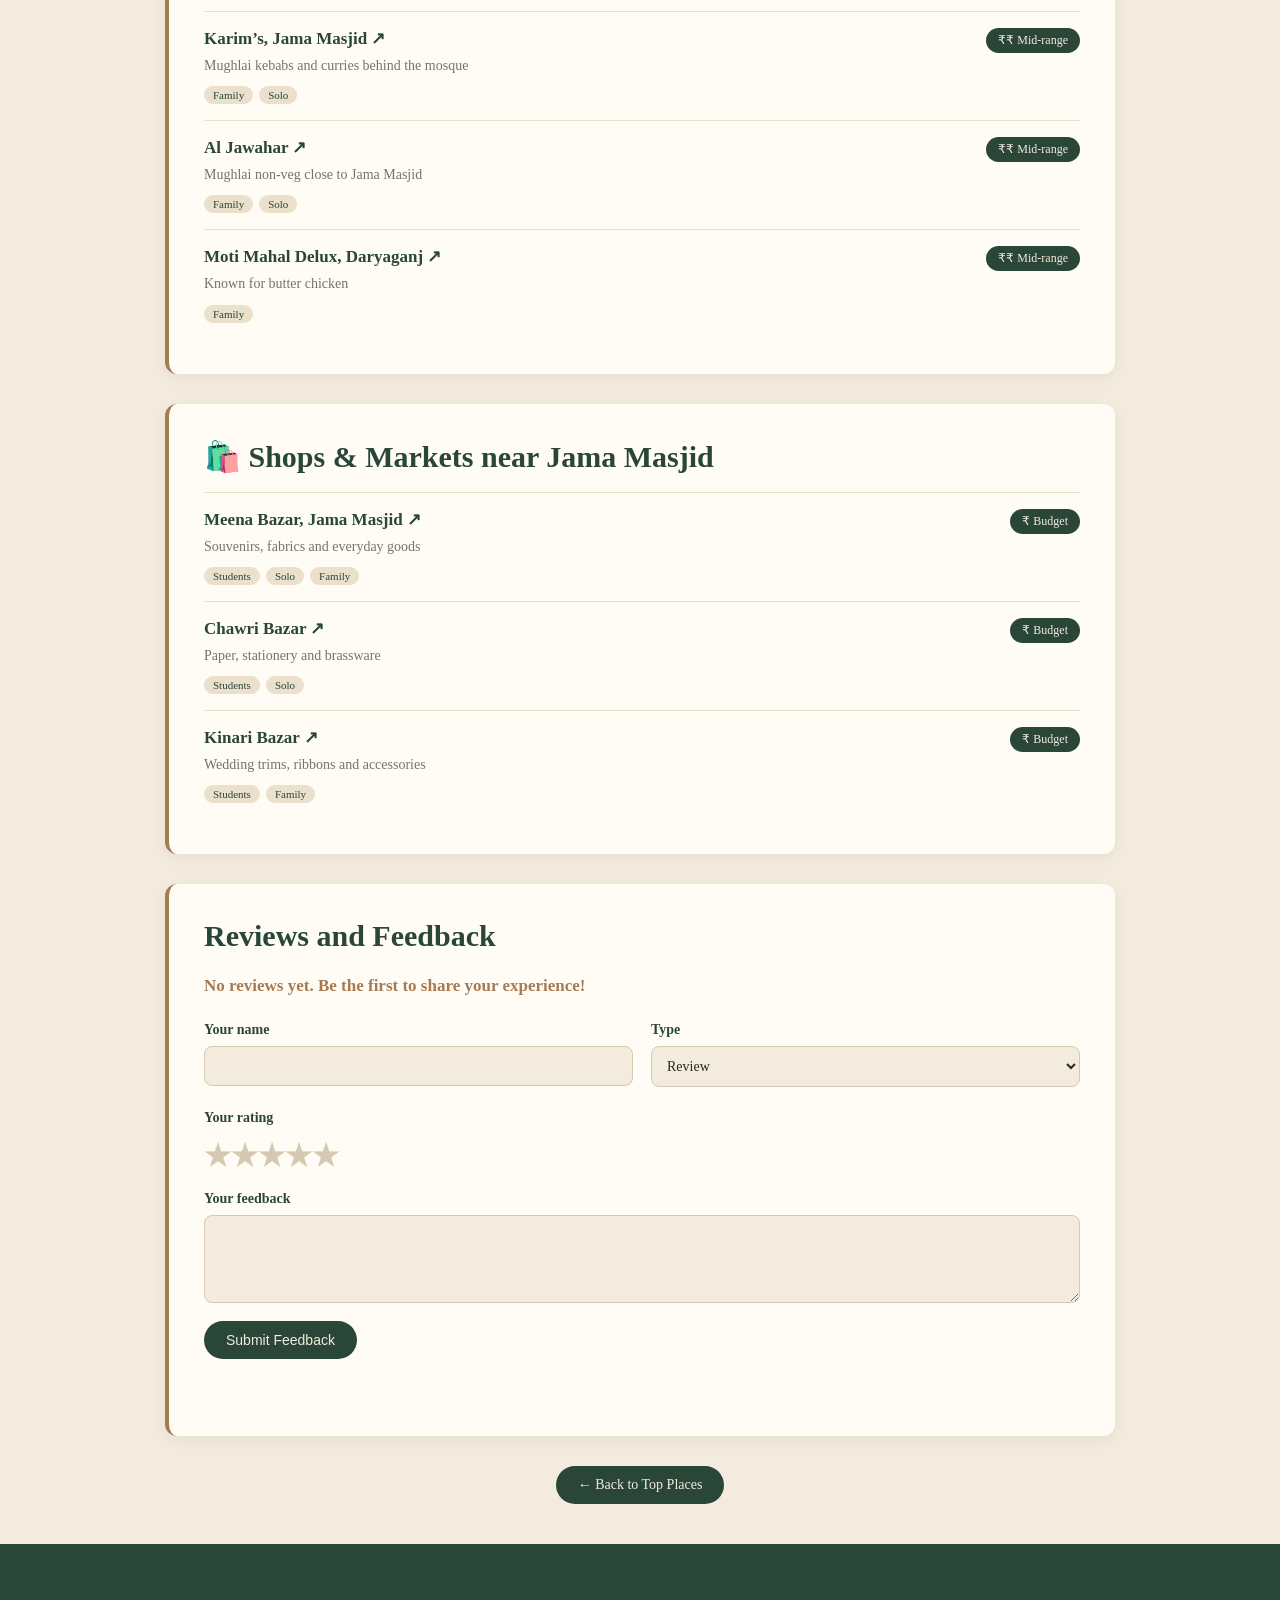
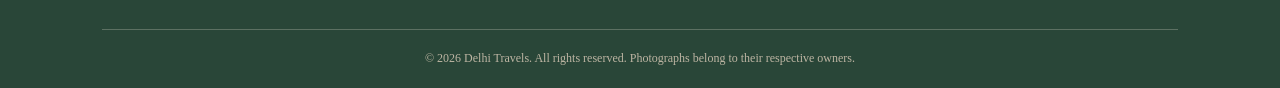
<file: Jama_Masjid.html>
<!DOCTYPE html>
<html lang="en">
<head>
    <meta charset="UTF-8">
    <meta name="viewport" content="width=device-width, initial-scale=1.0">
    <title>Jama Masjid | Delhi Travels</title>
    <link rel="stylesheet" href="style-main.css">
    <link rel="stylesheet" href="style-branch.css">
    <script src="script-branch.js" defer></script>
</head>
<body>
<header class="navbar">
    <a href="index.html#home" class="logo"><span>✦</span> Delhi Travels</a>

    <div class="nav-links">
        <a href="index.html#home">Home</a>
        <a href="index.html#about">About</a>
        <a href="index.html#explore">Explore</a>
        <a href="index.html#travel">Travel</a>
        <a href="index.html#itinerary">Itinerary</a>
    </div>

    <div class="nav-search">
        <input type="text" placeholder="Search destinations...">
        <button type="button">Search</button>
    </div>
</header>

<div class="place-hero" style="--hero-img: url('Jama-Masjid.jpg');">
    <p class="place-subtitle">OLD DELHI · MUGHAL MOSQUE</p>
    <h1>Welcome to Jama Masjid</h1>
    <p class="place-tagline">One of the largest mosques in India, with a view over Old Delhi.</p>
</div>

<div class="quick-facts">
    <div><strong>OPEN</strong><span>Daily</span></div>
    <div><strong>NOTE</strong><span>Restricted at prayer times</span></div>
    <div><strong>ENTRY</strong><span>Free (minaret ticketed)</span></div>
    <div><strong>NEAREST METRO</strong><span>Jama Masjid</span></div>
</div>

<main class="place-content">
    <section class="place-card">
        <img src="JamaMasjid.jpg" alt="Jama Masjid, Delhi">
        <h2>Insights</h2>
        <p>Jama Masjid was commissioned by Shah Jahan and built between 1650 and 1656. It is one of the largest mosques in India, and its vast courtyard can hold tens of thousands of worshippers.</p>
        <p>The mosque is built of red sandstone and white marble. It has three great gateways, four corner towers, two tall minarets and three bulbous domes striped in black and white marble.</p>
        <p>From the top of the southern minaret, visitors get a sweeping view over Old Delhi, the Red Fort and the market rooftops. The mosque is still an active place of worship.</p>
    </section>

    <section class="place-card">
        <h2>Location</h2>
        <p>Jama Masjid is located on Meena Bazaar, Jama Masjid Road, Old Delhi – 110006, opposite the Red Fort.</p>
        <h3>BY METRO</h3>
        <p>The nearest station is Jama Masjid on the Violet Line. Chandni Chowk (Yellow Line) is also within reach by rickshaw.</p>
        <h3>NEARBY PLACES</h3>
        <p>Red Fort, Chandni Chowk, Karim's restaurant and Urdu Bazaar are all close by.</p>
    </section>

    <section class="info-box">
        <h2>Useful Information</h2>
        <p>Dress modestly, with shoulders and legs covered, and remove your shoes before entering. Non-worshippers may not be allowed in during prayer times, especially on Fridays, so visit in the morning or afternoon. Check any camera fees and current timings at the gate.</p>
    </section>

    <div class="place-extras" data-place="India Gate, New Delhi">

        <section class="place-card">
            <h2>Reviews and Feedback</h2>
            <p class="review-summary" id="review-summary"></p>

            <form class="review-form" id="review-form">
                <div class="form-group">
                    <label for="r-name">Your name</label>
                    <input type="text" id="r-name" name="name" maxlength="40" required>
                </div>
                <div class="form-group">
                    <label for="r-type">Type</label>
                    <select id="r-type" name="type">
                        <option>Review</option>
                        <option>Suggestion</option>
                        <option>Report incorrect information</option>
                    </select>
                </div>
                <div class="form-group full">
                    <p class="field-label">Your rating</p>
                    <div class="star-input">
                        <input type="radio" id="s5" name="rating" value="5"><label for="s5">★</label>
                        <input type="radio" id="s4" name="rating" value="4"><label for="s4">★</label>
                        <input type="radio" id="s3" name="rating" value="3"><label for="s3">★</label>
                        <input type="radio" id="s2" name="rating" value="2"><label for="s2">★</label>
                        <input type="radio" id="s1" name="rating" value="1"><label for="s1">★</label>
                    </div>
                </div>
                <div class="form-group full">
                    <label for="r-text">Your feedback</label>
                    <textarea id="r-text" name="text" rows="4" maxlength="500" required></textarea>
                </div>
                <div class="full">
                    <button type="submit" class="btn">Submit Feedback</button>
                    <p id="review-msg" role="status"></p>
                </div>
            </form>

            <div id="review-list"></div>
        </section>

    </div>

    <div class="back-row">
        <a href="index.html#explore" class="btn">← Back to Top Places</a>
    </div>

</main>

<footer class="site-footer">
    <div class="footer-bottom">
        <p>&copy 2026 Delhi Travels. All rights reserved. Photographs belong to their respective owners.</p>
    </div>
</footer>
</body>
</html>
</file>
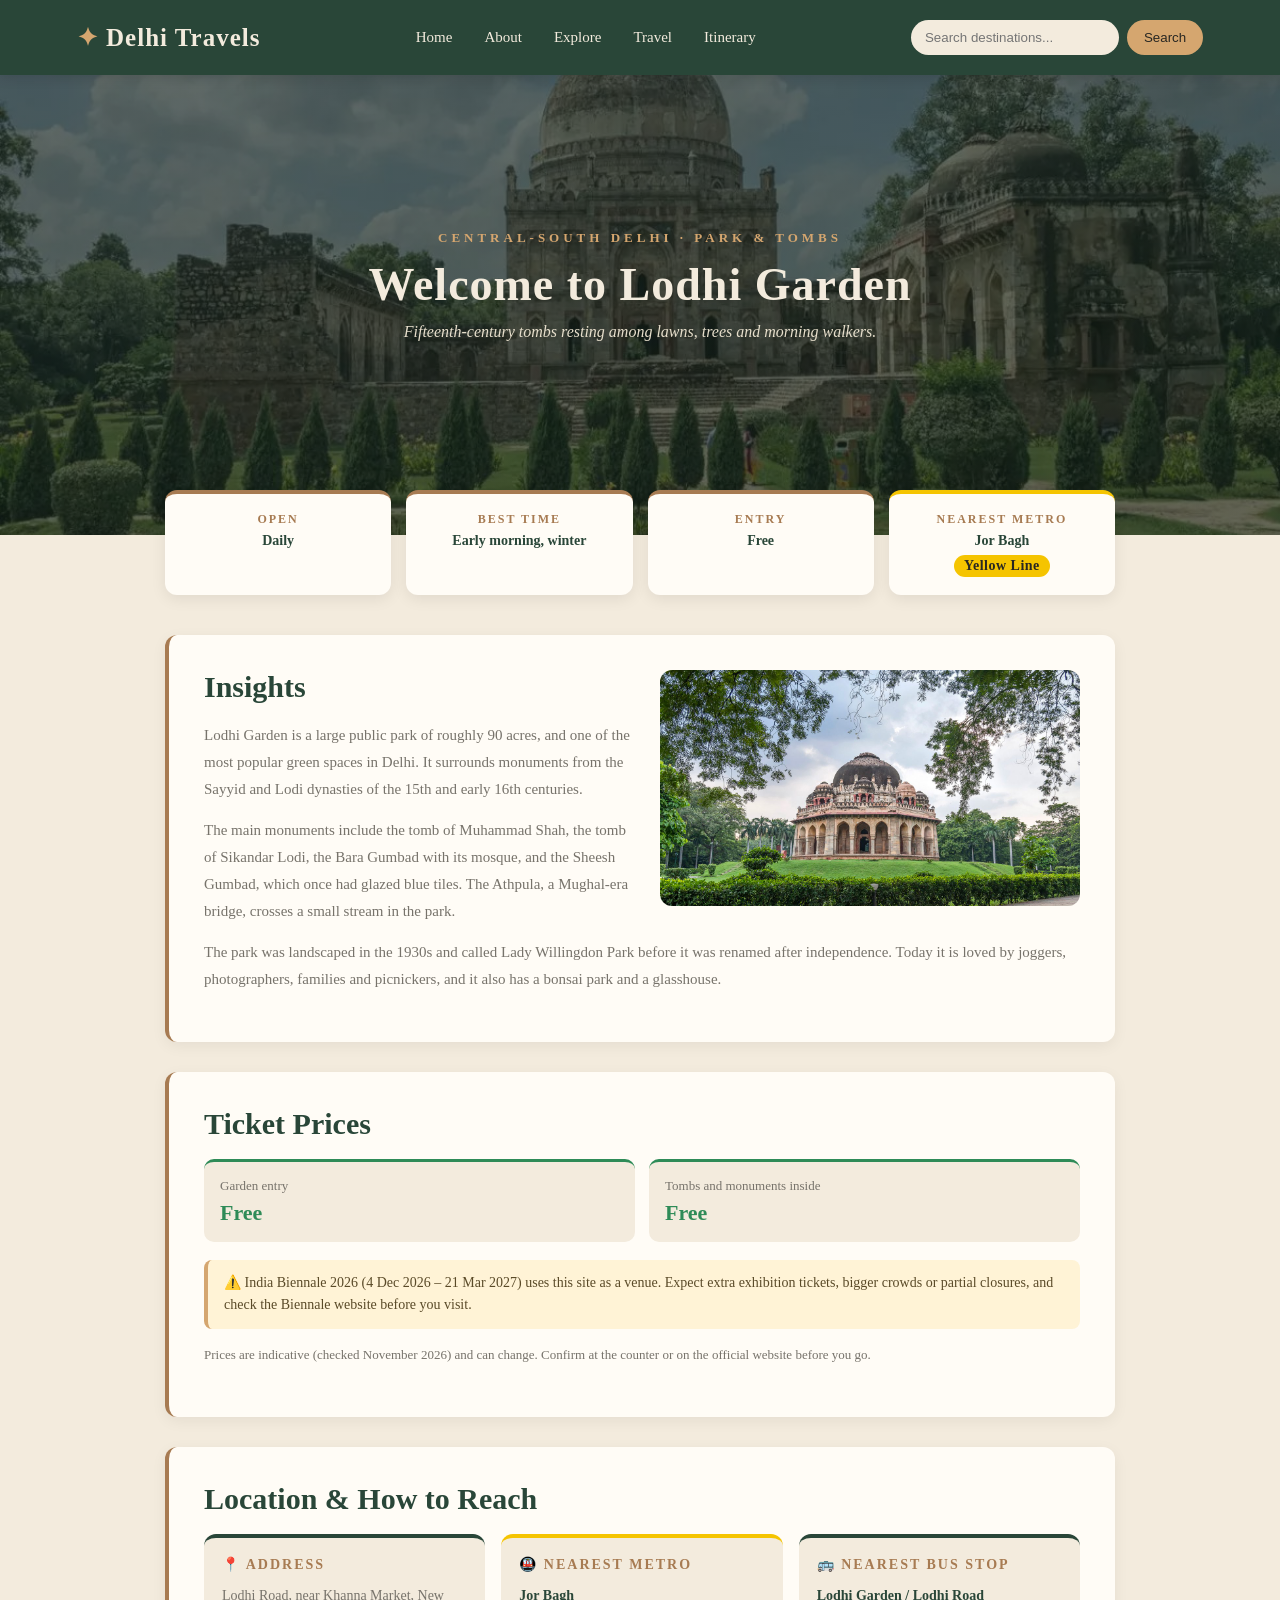
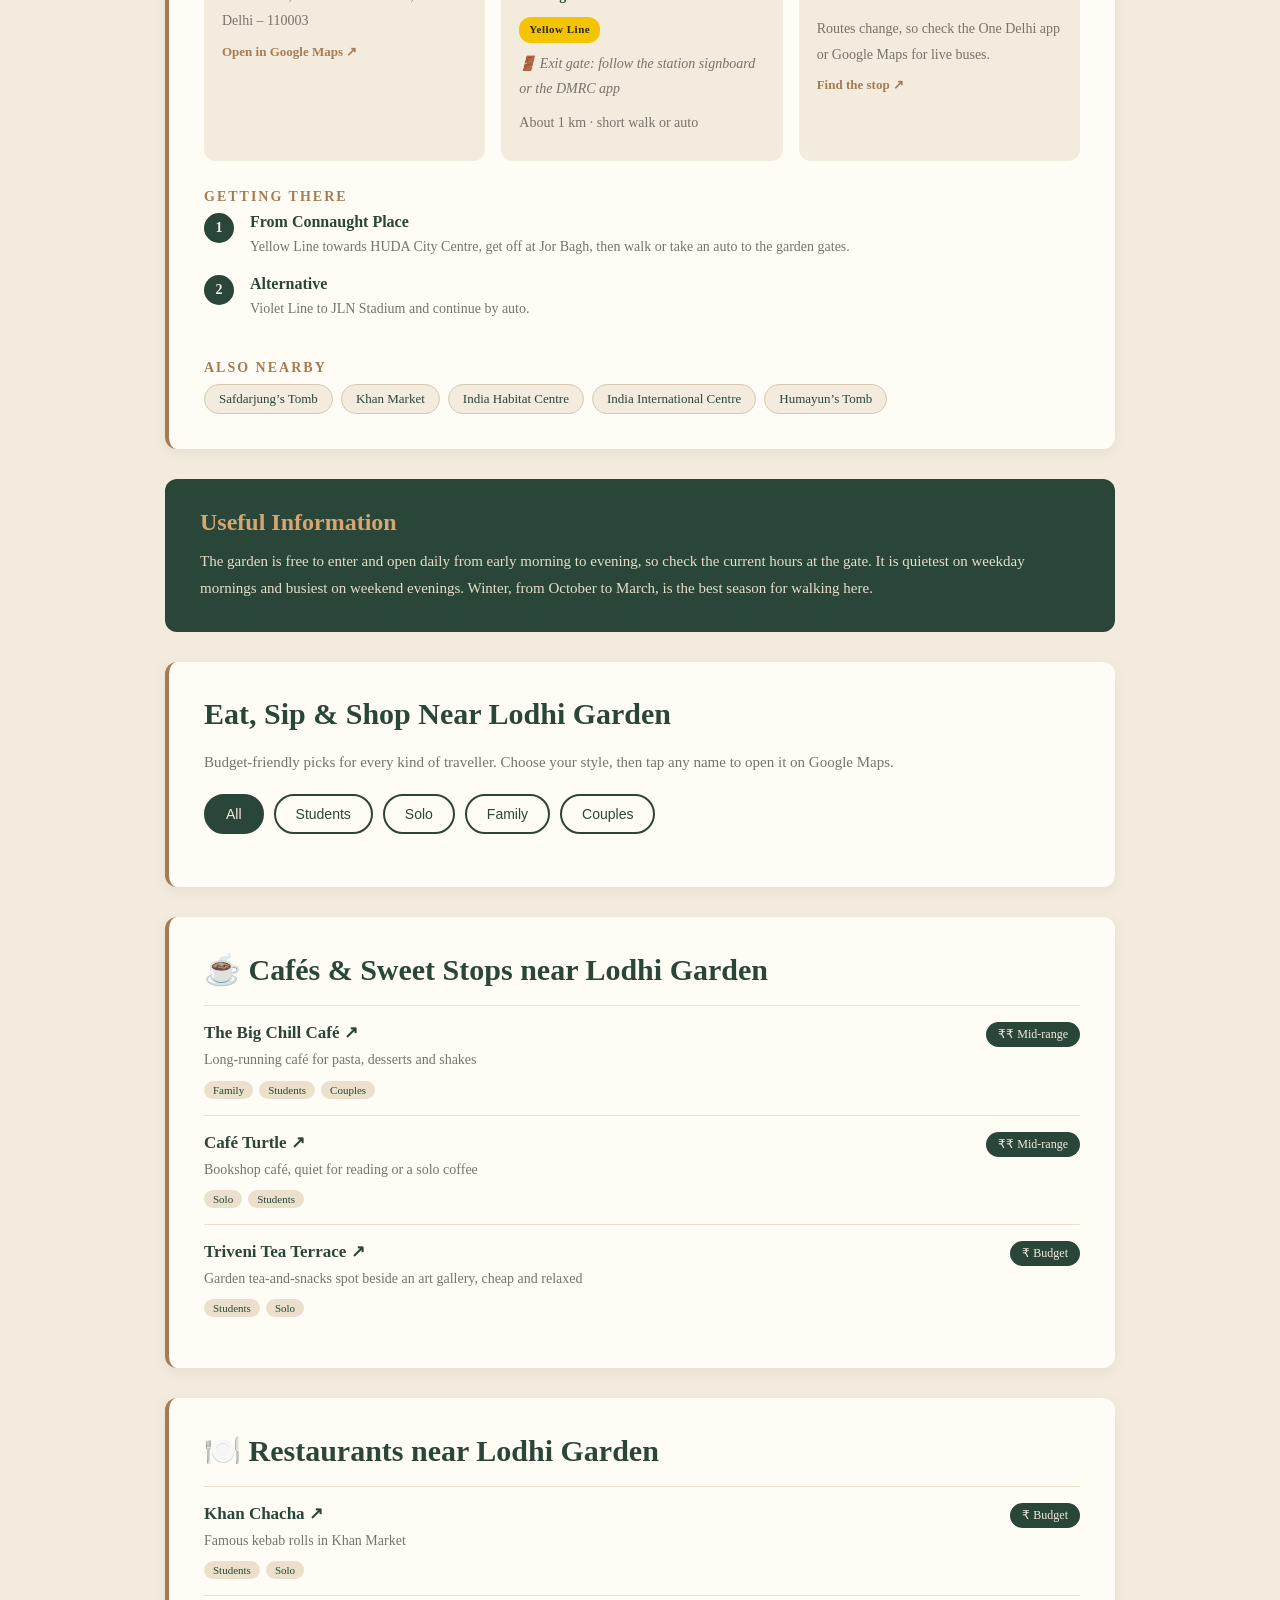
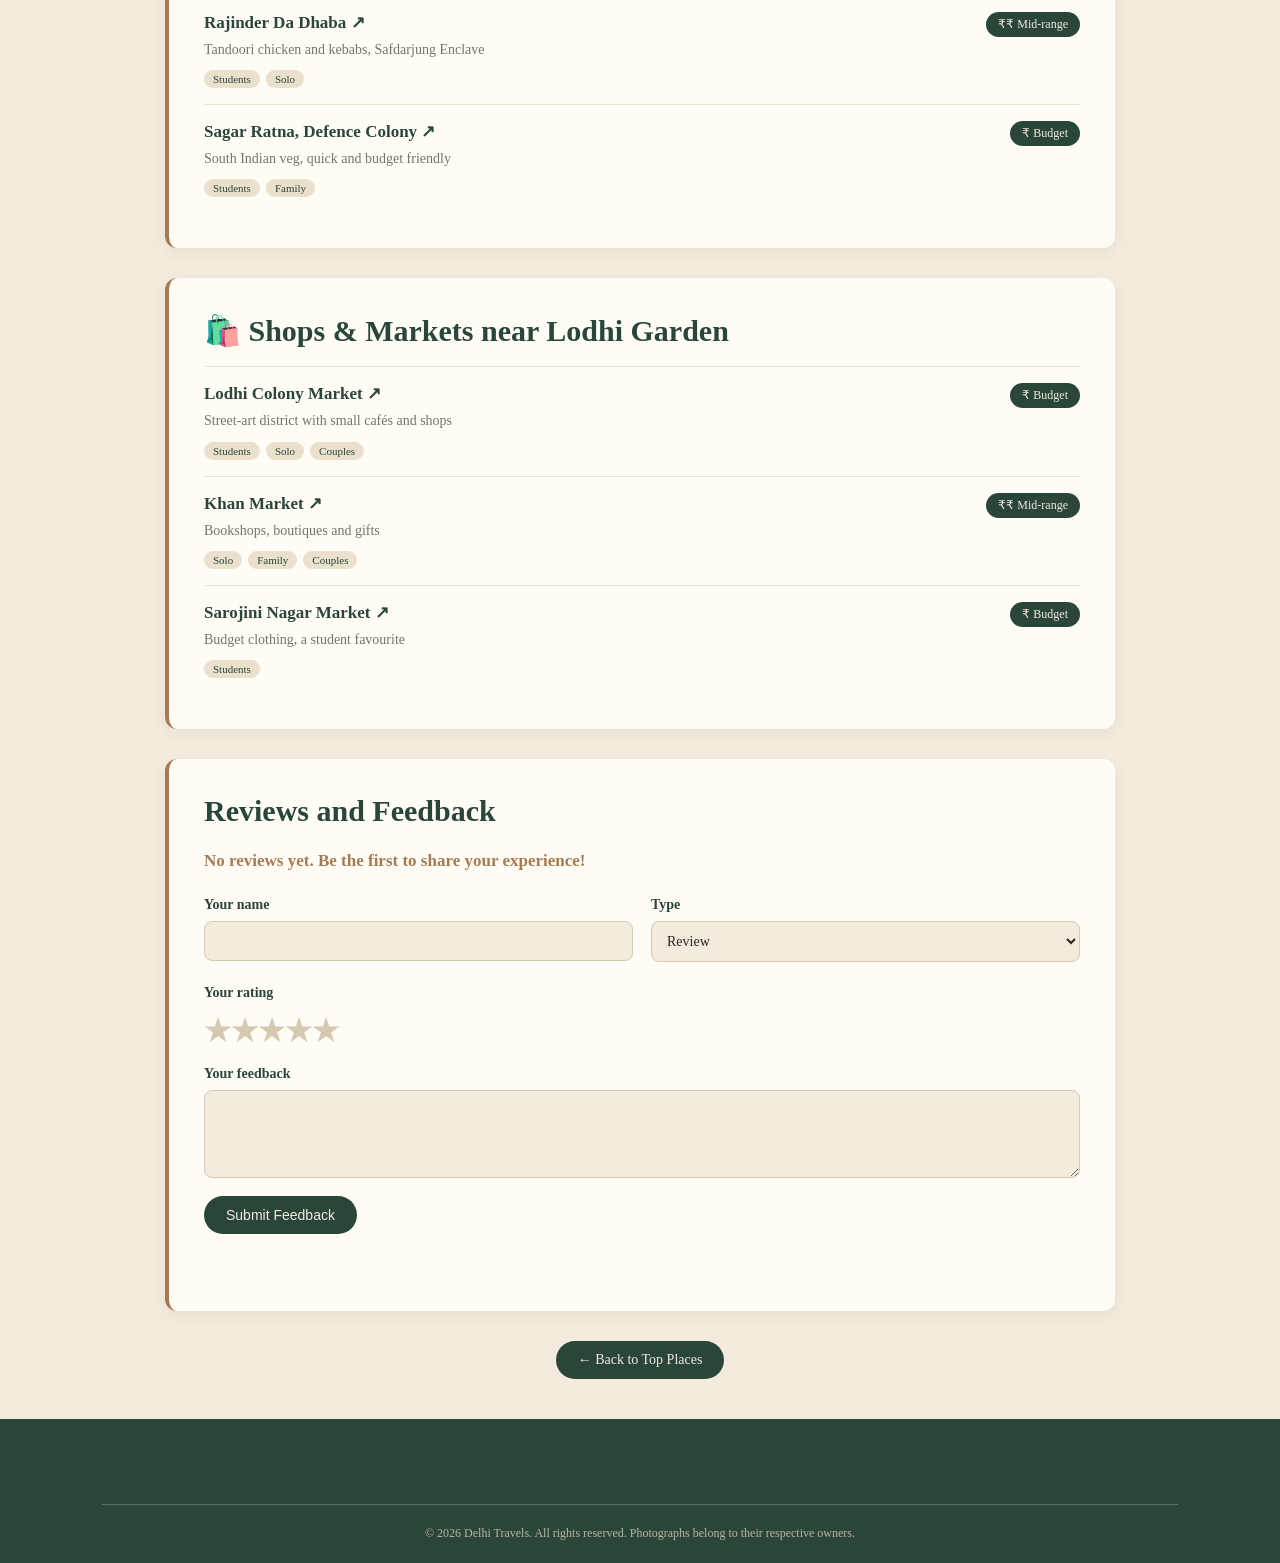
<file: Lodhi_Garden.html>
<!DOCTYPE html>
<html lang="en">
<head>
    <meta charset="UTF-8">
    <meta name="viewport" content="width=device-width, initial-scale=1.0">
    <title>Lodhi Garden | Delhi Travels</title>
    <link rel="stylesheet" href="style-main.css">
    <link rel="stylesheet" href="style-branch.css">
    <script src="script-branch.js" defer></script>
</head>
<body>
<header class="navbar">
    <a href="index.html#home" class="logo"><span>✦</span> Delhi Travels</a>

    <div class="nav-links">
        <a href="index.html#home">Home</a>
        <a href="index.html#about">About</a>
        <a href="index.html#explore">Explore</a>
        <a href="index.html#travel">Travel</a>
        <a href="index.html#itinerary">Itinerary</a>
    </div>

    <div class="nav-search">
        <input type="text" placeholder="Search destinations...">
        <button type="button">Search</button>
    </div>
</header>

<div class="place-hero" style="--hero-img: url('Lodhi-Garden.webp');">
    <p class="place-subtitle">CENTRAL-SOUTH DELHI · PARK & TOMBS</p>
    <h1>Welcome to Lodhi Garden</h1>
    <p class="place-tagline">Fifteenth-century tombs resting among lawns, trees and morning walkers.</p>
</div>

<div class="quick-facts">
    <div><strong>OPEN</strong><span>Daily</span></div>
    <div><strong>BEST TIME</strong><span>Early morning, winter</span></div>
    <div><strong>ENTRY</strong><span>Free</span></div>
    <div><strong>NEAREST METRO</strong><span>Jor Bagh</span></div>
</div>

<main class="place-content">
    <section class="place-card">
        <img src="LodhiGarden.jpg" alt="Lodhi Garden, Delhi">
        <h2>Insights</h2>
        <p>Lodhi Garden is a large public park of roughly 90 acres, and one of the most popular green spaces in Delhi. It surrounds monuments from the Sayyid and Lodi dynasties of the 15th and early 16th centuries.</p>
        <p>The main monuments include the tomb of Muhammad Shah, the tomb of Sikandar Lodi, the Bara Gumbad with its mosque, and the Sheesh Gumbad, which once had glazed blue tiles. The Athpula, a Mughal-era bridge, crosses a small stream in the park.</p>
        <p>The park was landscaped in the 1930s and called Lady Willingdon Park before it was renamed after independence. Today it is loved by joggers, photographers, families and picnickers, and it also has a bonsai park and a glasshouse.</p>
    </section>

    <section class="place-card">
        <h2>Location</h2>
        <p>Lodhi Garden is located on Lodhi Road, near Khanna Market, New Delhi – 110003.</p>
        <h3>BY METRO</h3>
        <p>The nearest station is Jor Bagh on the Yellow Line, with Khan Market (Violet Line) also within reach.</p>
        <h3>NEARBY PLACES</h3>
        <p>Safdarjung's Tomb, Khan Market, India Habitat Centre, India International Centre and Humayun's Tomb are nearby.</p>
    </section>

    <section class="info-box">
        <h2>Useful Information</h2>
        <p>The garden is free to enter and open daily from early morning to evening, so check the current hours at the gate. It is quietest on weekday mornings and busiest on weekend evenings. Winter, from October to March, is the best season for walking here.</p>
    </section>

    <div class="place-extras">
    
        <section class="place-card">
            <h2>Reviews and Feedback</h2>
            <p class="review-summary" id="review-summary"></p>

            <form class="review-form" id="review-form">
                <div class="form-group">
                    <label for="r-name">Your name</label>
                    <input type="text" id="r-name" name="name" maxlength="40" required>
                </div>
                <div class="form-group">
                    <label for="r-type">Type</label>
                    <select id="r-type" name="type">
                        <option>Review</option>
                        <option>Suggestion</option>
                        <option>Report incorrect information</option>
                    </select>
                </div>
                <div class="form-group full">
                    <p class="field-label">Your rating</p>
                    <div class="star-input">
                        <input type="radio" id="s5" name="rating" value="5"><label for="s5">★</label>
                        <input type="radio" id="s4" name="rating" value="4"><label for="s4">★</label>
                        <input type="radio" id="s3" name="rating" value="3"><label for="s3">★</label>
                        <input type="radio" id="s2" name="rating" value="2"><label for="s2">★</label>
                        <input type="radio" id="s1" name="rating" value="1"><label for="s1">★</label>
                    </div>
                </div>
                <div class="form-group full">
                    <label for="r-text">Your feedback</label>
                    <textarea id="r-text" name="text" rows="4" maxlength="500" required></textarea>
                </div>
                <div class="full">
                    <button type="submit" class="btn">Submit Feedback</button>
                    <p id="review-msg" role="status"></p>
                </div>
            </form>

            <div id="review-list"></div>
        </section>

    </div>
    
    <div class="back-row">
        <a href="index.html#explore" class="btn">← Back to Top Places</a>
    </div>
</main>

<footer class="site-footer">
    <div class="footer-bottom">
        <p>&copy 2026 Delhi Travels. All rights reserved. Photographs belong to their respective owners.</p>
    </div>
</footer>
</body>
</html>
</file>
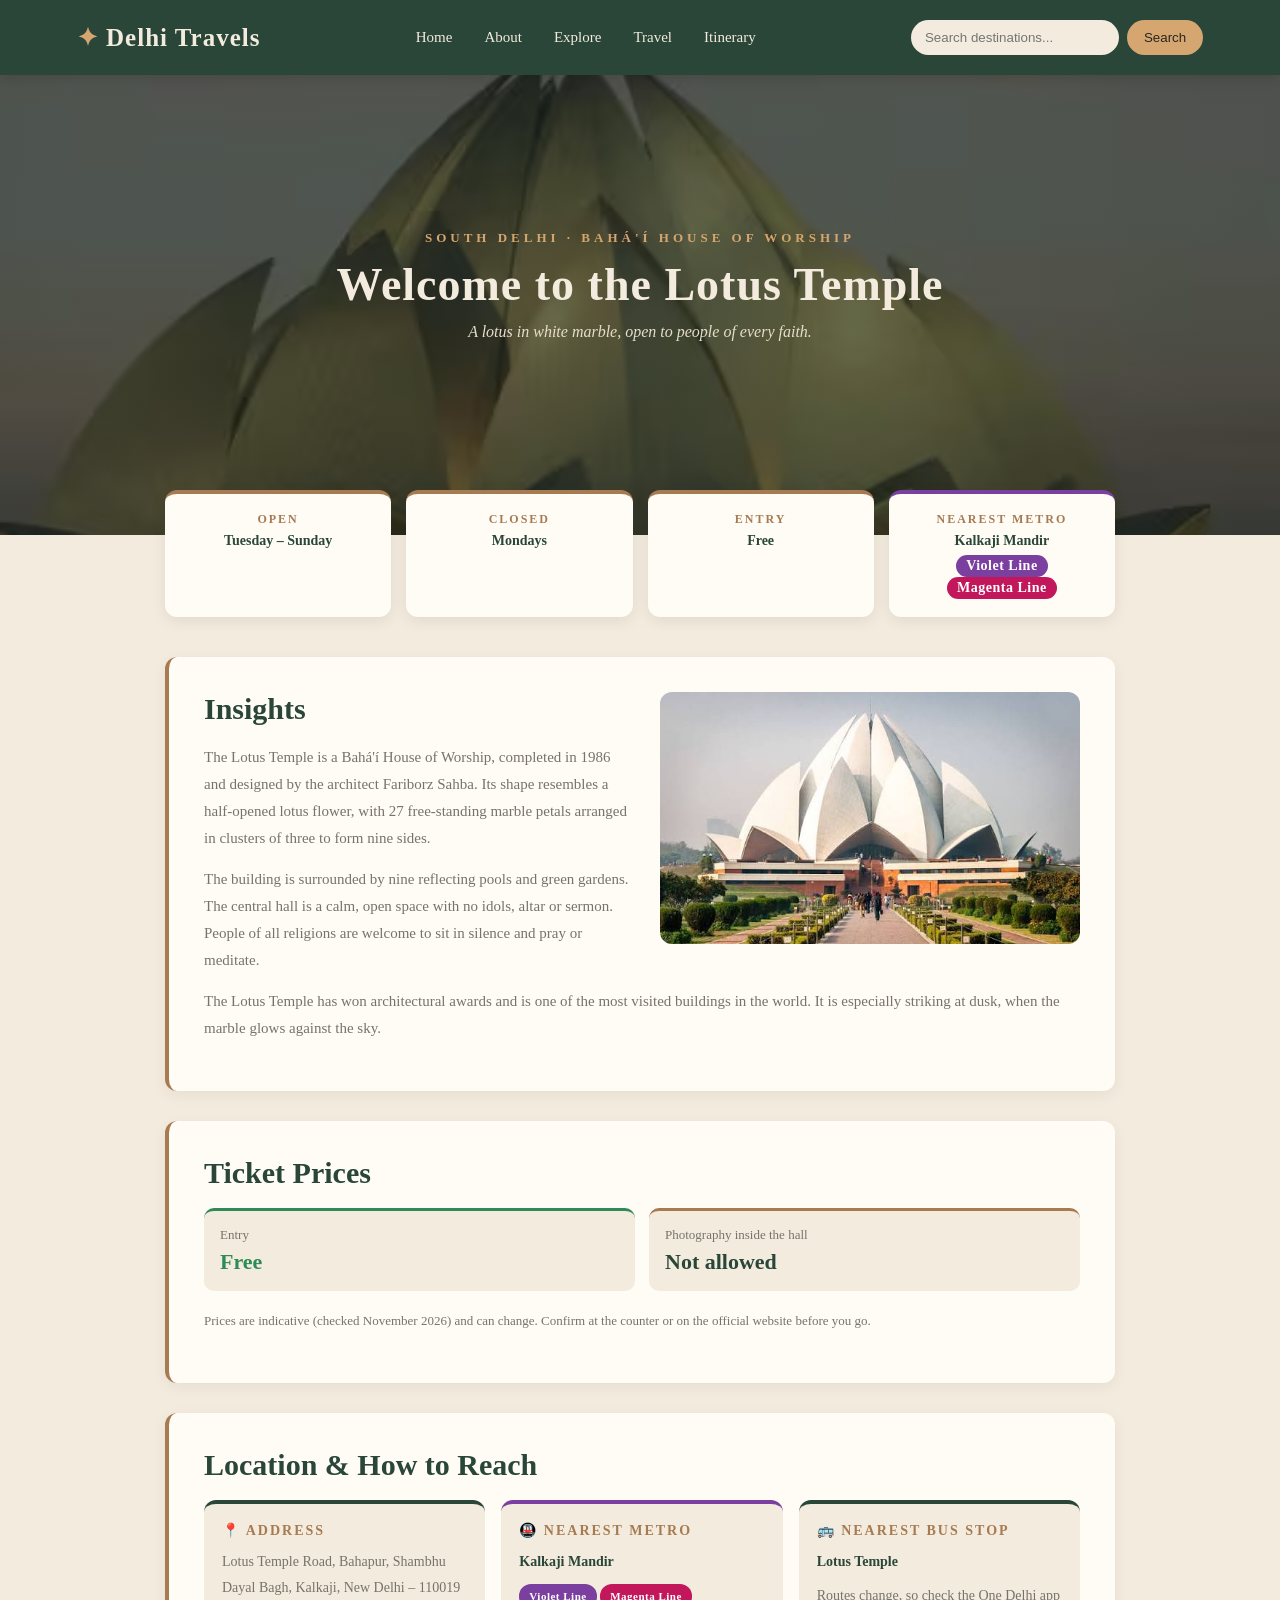
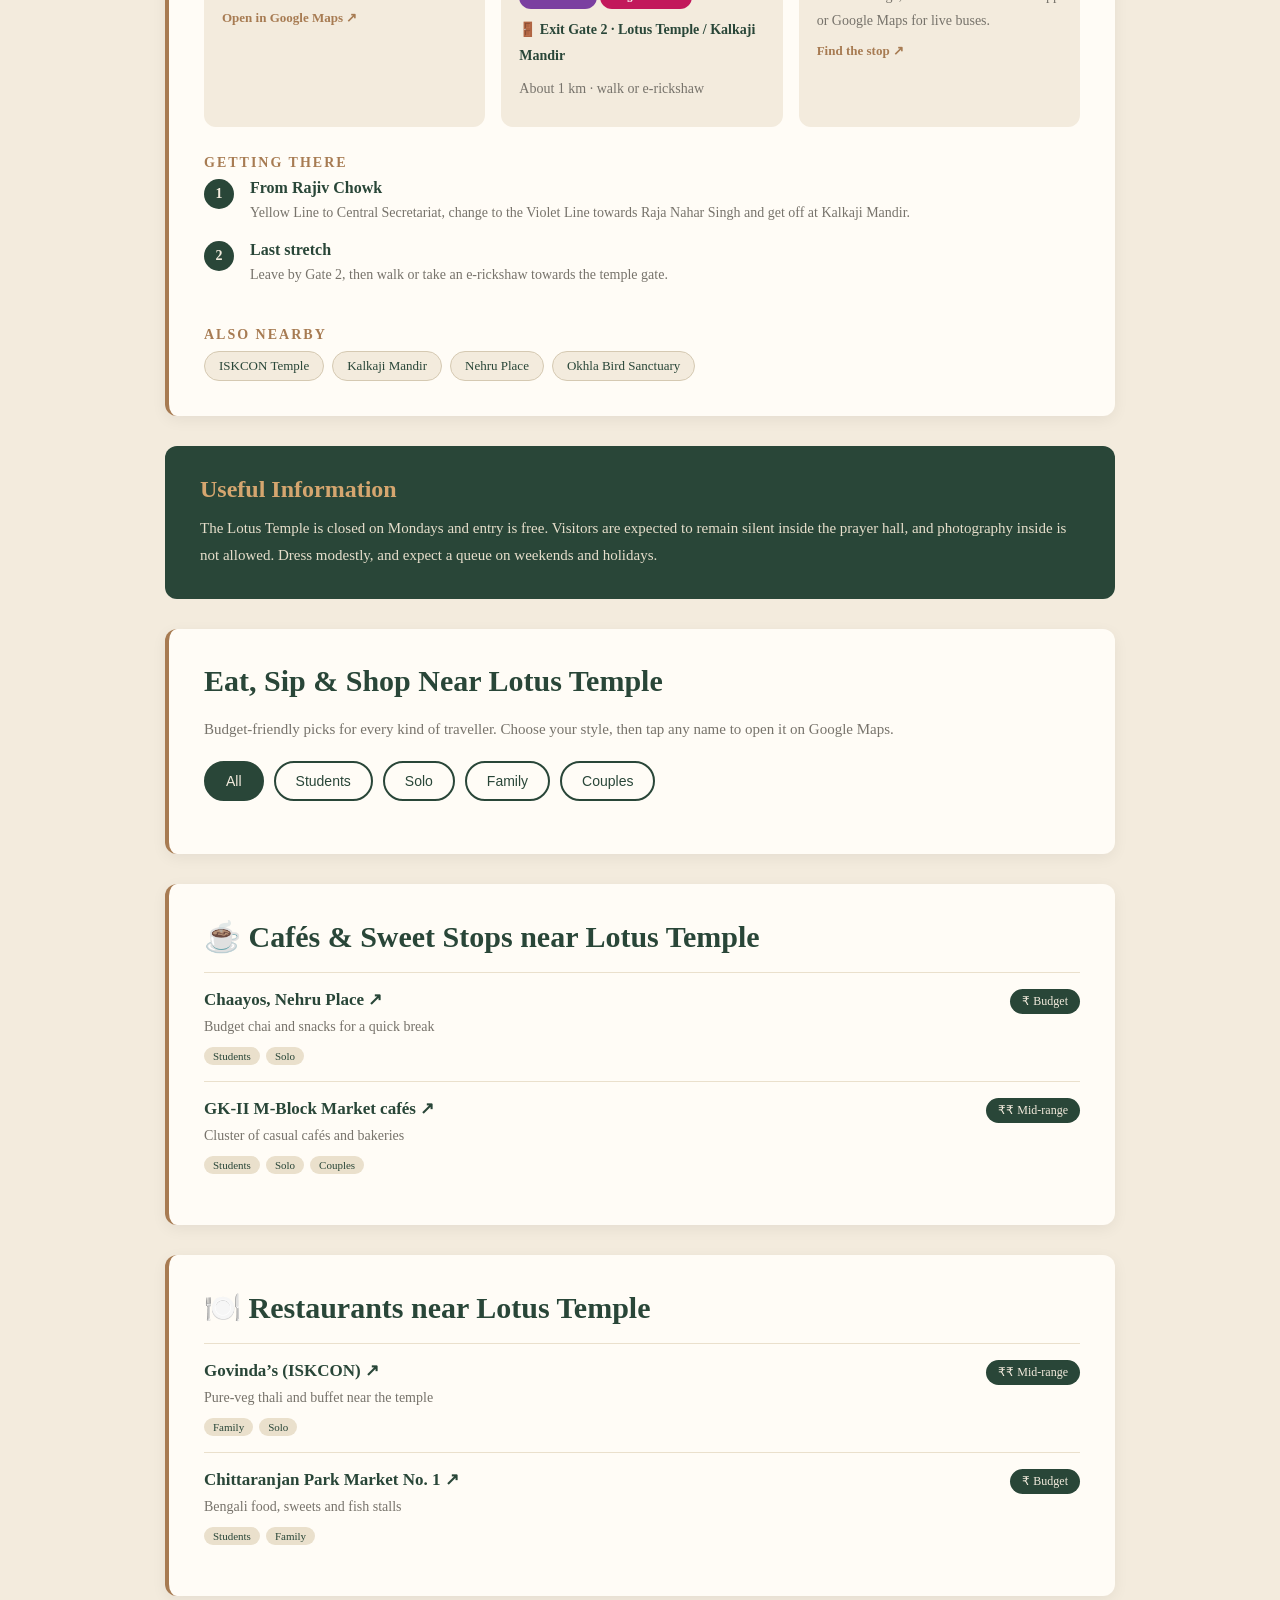
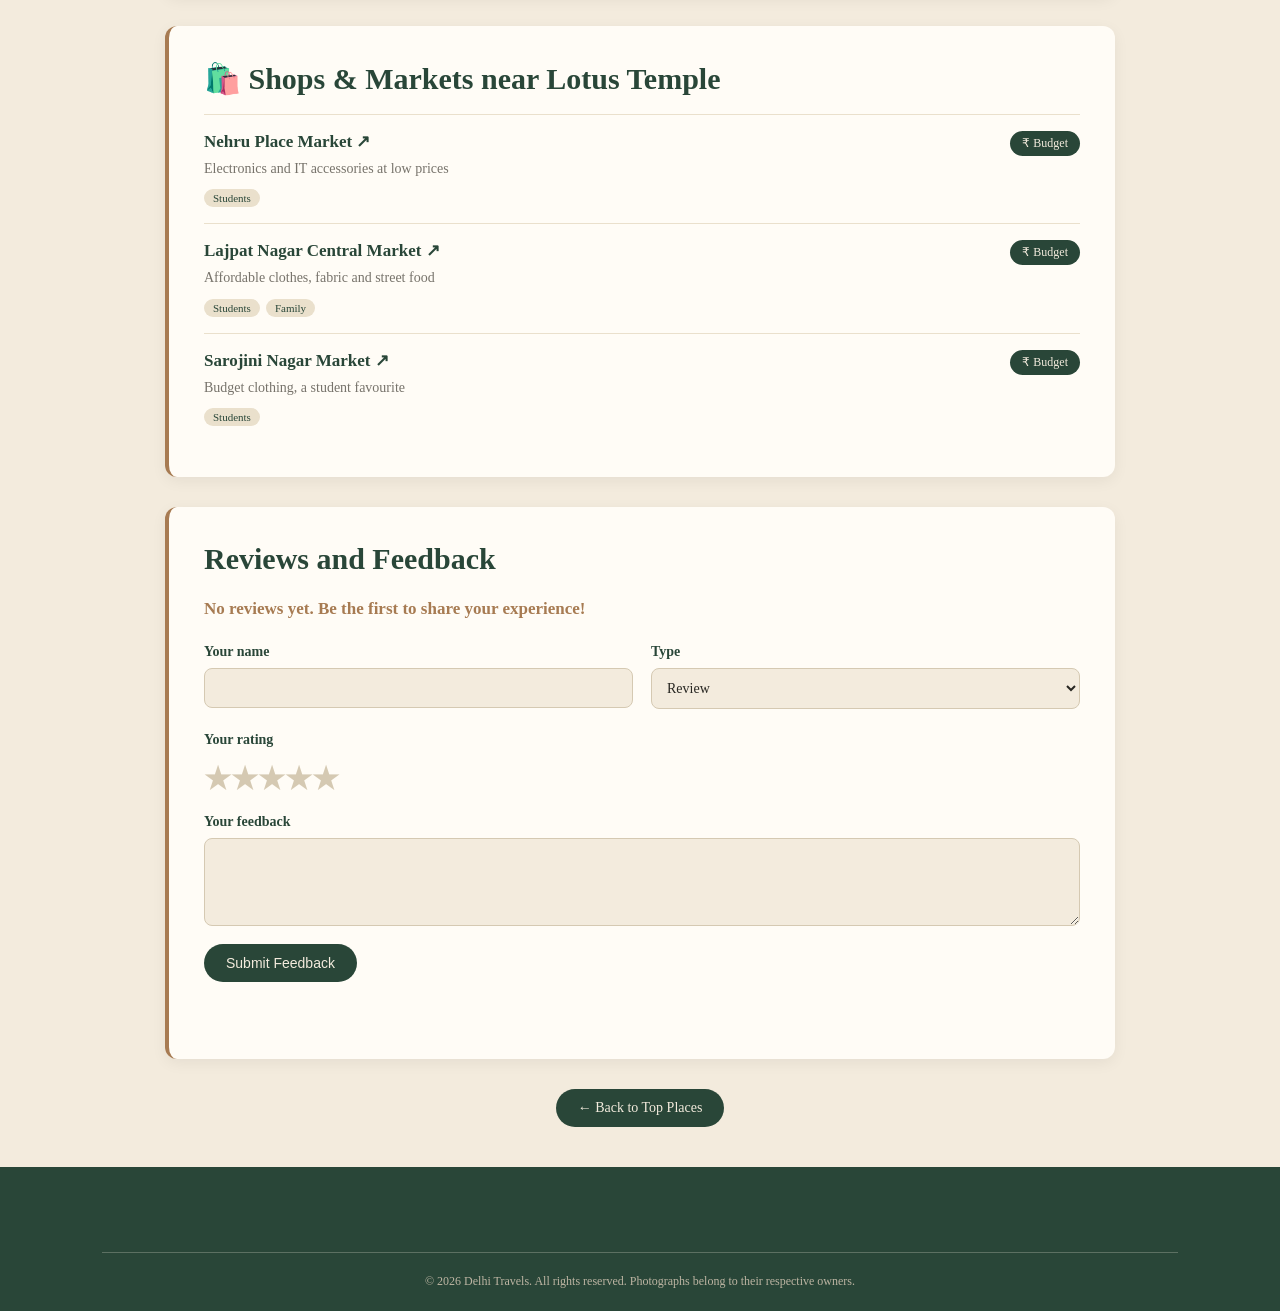
<file: Lotus_Temple.html>
<!DOCTYPE html>
<html lang="en">
<head>
    <meta charset="UTF-8">
    <meta name="viewport" content="width=device-width, initial-scale=1.0">
    <title>Lotus Temple | Delhi Travels</title>
    <link rel="stylesheet" href="style-main.css">
    <link rel="stylesheet" href="style-branch.css">
    <script src="script-branch.js" defer></script>
</head>
<body>
<header class="navbar">
    <a href="index.html#home" class="logo"><span>✦</span> Delhi Travels</a>

    <div class="nav-links">
        <a href="index.html#home">Home</a>
        <a href="index.html#about">About</a>
        <a href="index.html#explore">Explore</a>
        <a href="index.html#travel">Travel</a>
        <a href="index.html#itinerary">Itinerary</a>
    </div>

    <div class="nav-search">
        <input type="text" placeholder="Search destinations...">
        <button type="button">Search</button>
    </div>
</header>

<div class="place-hero" style="--hero-img: url('Lotus-Temple.avif');">
    <p class="place-subtitle">SOUTH DELHI · BAHÁ'Í HOUSE OF WORSHIP</p>
    <h1>Welcome to the Lotus Temple</h1>
    <p class="place-tagline">A lotus in white marble, open to people of every faith.</p>
</div>

<div class="quick-facts">
    <div><strong>OPEN</strong><span>Tuesday – Sunday</span></div>
    <div><strong>CLOSED</strong><span>Mondays</span></div>
    <div><strong>ENTRY</strong><span>Free</span></div>
    <div><strong>NEAREST METRO</strong><span>Kalkaji Mandir</span></div>
</div>

<main class="place-content">
    <section class="place-card">
        <img src="LotusTemple.jpg" alt="Lotus Temple, Delhi">
        <h2>Insights</h2>
        <p>The Lotus Temple is a Bahá'í House of Worship, completed in 1986 and designed by the architect Fariborz Sahba. Its shape resembles a half-opened lotus flower, with 27 free-standing marble petals arranged in clusters of three to form nine sides.</p>
        <p>The building is surrounded by nine reflecting pools and green gardens. The central hall is a calm, open space with no idols, altar or sermon. People of all religions are welcome to sit in silence and pray or meditate.</p>
        <p>The Lotus Temple has won architectural awards and is one of the most visited buildings in the world. It is especially striking at dusk, when the marble glows against the sky.</p>
    </section>

    <section class="place-card">
        <h2>Location</h2>
        <p>The Lotus Temple is located at Lotus Temple Road, Bahapur, Shambhu Dayal Bagh, Kalkaji, New Delhi – 110019.</p>
        <h3>BY METRO</h3>
        <p>The nearest station is Kalkaji Mandir on the Violet Line. From there it is a short walk or rickshaw ride to the temple.</p>
        <h3>NEARBY PLACES</h3>
        <p>ISKCON Temple, Kalkaji Mandir, Nehru Place and Okhla Bird Sanctuary are in the surrounding area.</p>
    </section>

    <section class="info-box">
        <h2>Useful Information</h2>
        <p>The Lotus Temple is closed on Mondays and entry is free. Visitors are expected to remain silent inside the prayer hall, and photography inside is not allowed. Dress modestly, and expect a queue on weekends and holidays.</p>
    </section>

    <div class="place-extras">
    
        <section class="place-card">
            <h2>Reviews and Feedback</h2>
            <p class="review-summary" id="review-summary"></p>

            <form class="review-form" id="review-form">
                <div class="form-group">
                    <label for="r-name">Your name</label>
                    <input type="text" id="r-name" name="name" maxlength="40" required>
                </div>
                <div class="form-group">
                    <label for="r-type">Type</label>
                    <select id="r-type" name="type">
                        <option>Review</option>
                        <option>Suggestion</option>
                        <option>Report incorrect information</option>
                    </select>
                </div>
                <div class="form-group full">
                    <p class="field-label">Your rating</p>
                    <div class="star-input">
                        <input type="radio" id="s5" name="rating" value="5"><label for="s5">★</label>
                        <input type="radio" id="s4" name="rating" value="4"><label for="s4">★</label>
                        <input type="radio" id="s3" name="rating" value="3"><label for="s3">★</label>
                        <input type="radio" id="s2" name="rating" value="2"><label for="s2">★</label>
                        <input type="radio" id="s1" name="rating" value="1"><label for="s1">★</label>
                    </div>
                </div>
                <div class="form-group full">
                    <label for="r-text">Your feedback</label>
                    <textarea id="r-text" name="text" rows="4" maxlength="500" required></textarea>
                </div>
                <div class="full">
                    <button type="submit" class="btn">Submit Feedback</button>
                    <p id="review-msg" role="status"></p>
                </div>
            </form>

            <div id="review-list"></div>
        </section>
    </div>

    <div class="back-row">
        <a href="index.html#explore" class="btn">← Back to Top Places</a>
    </div>
</main>

<footer class="site-footer">
    <div class="footer-bottom">
        <p>&copy 2026 Delhi Travels. All rights reserved. Photographs belong to their respective owners.</p>
    </div>
</footer>

</body>
</html>
</file>
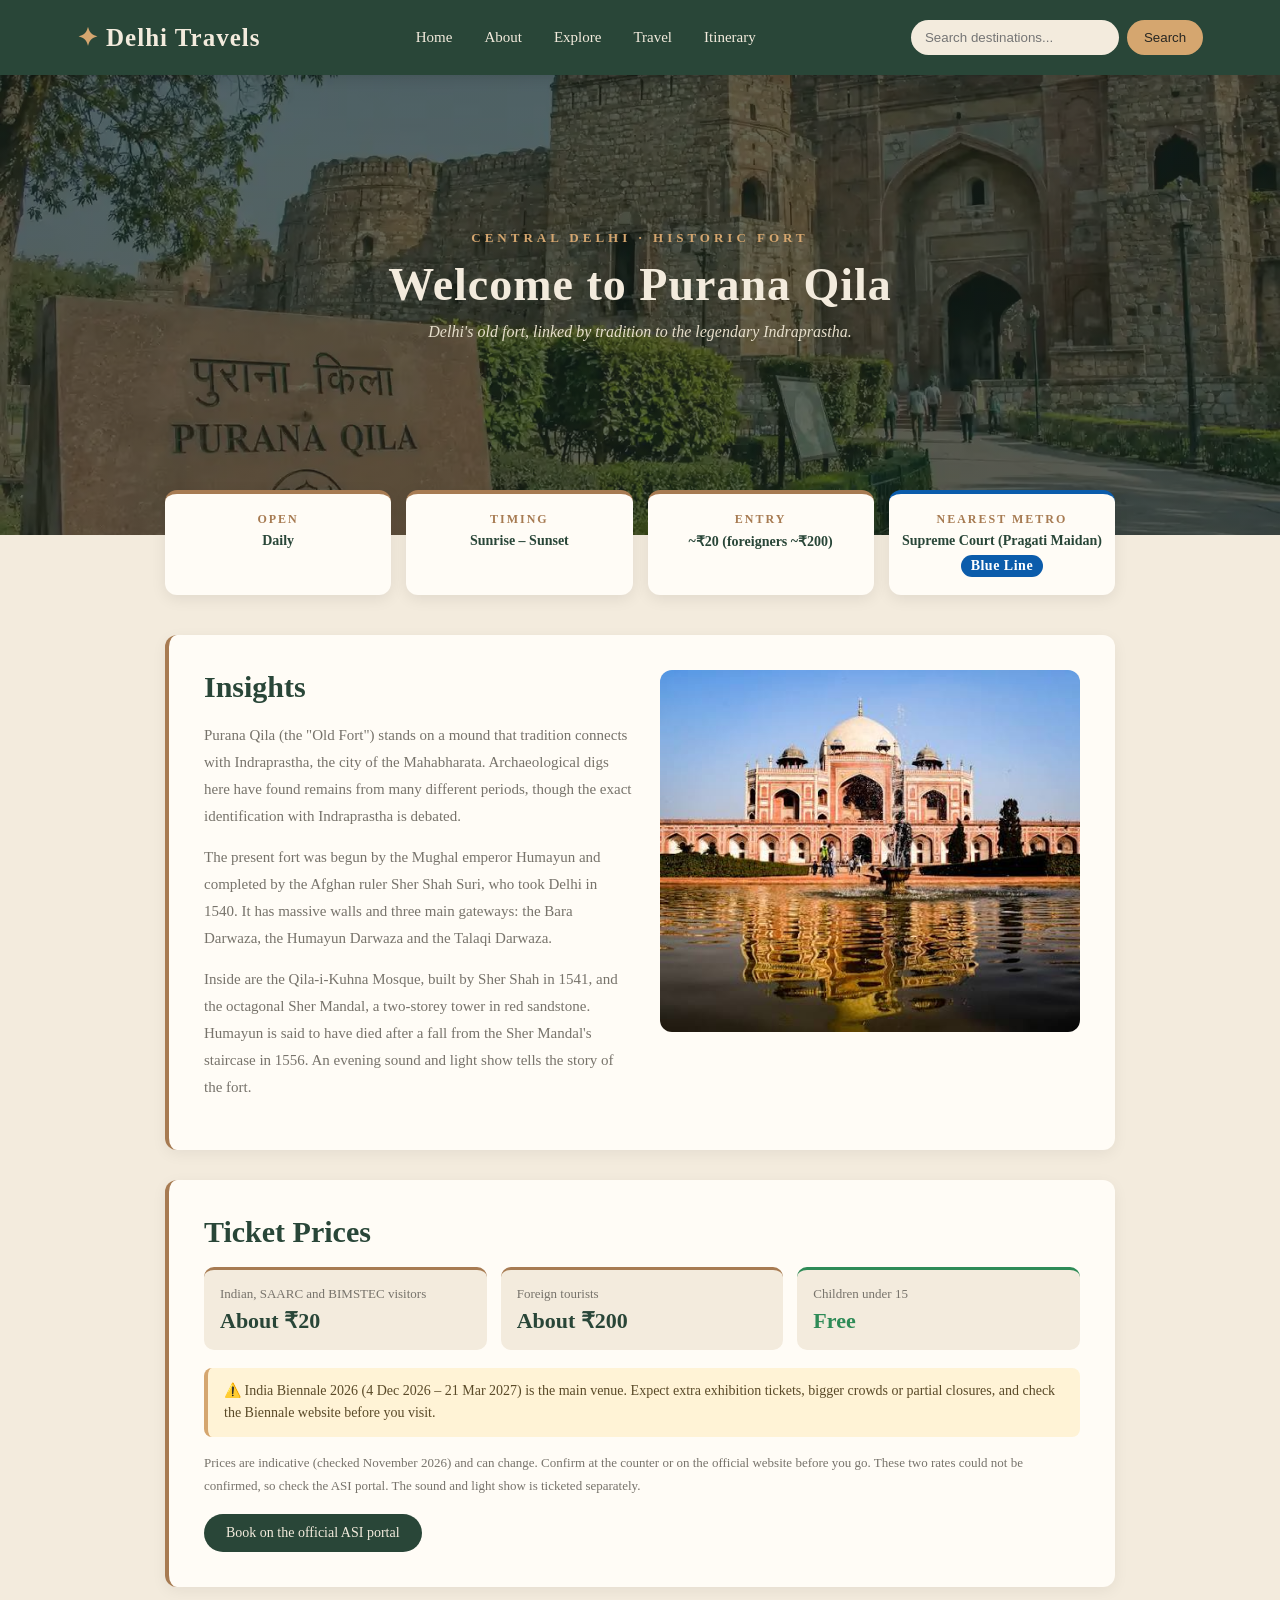
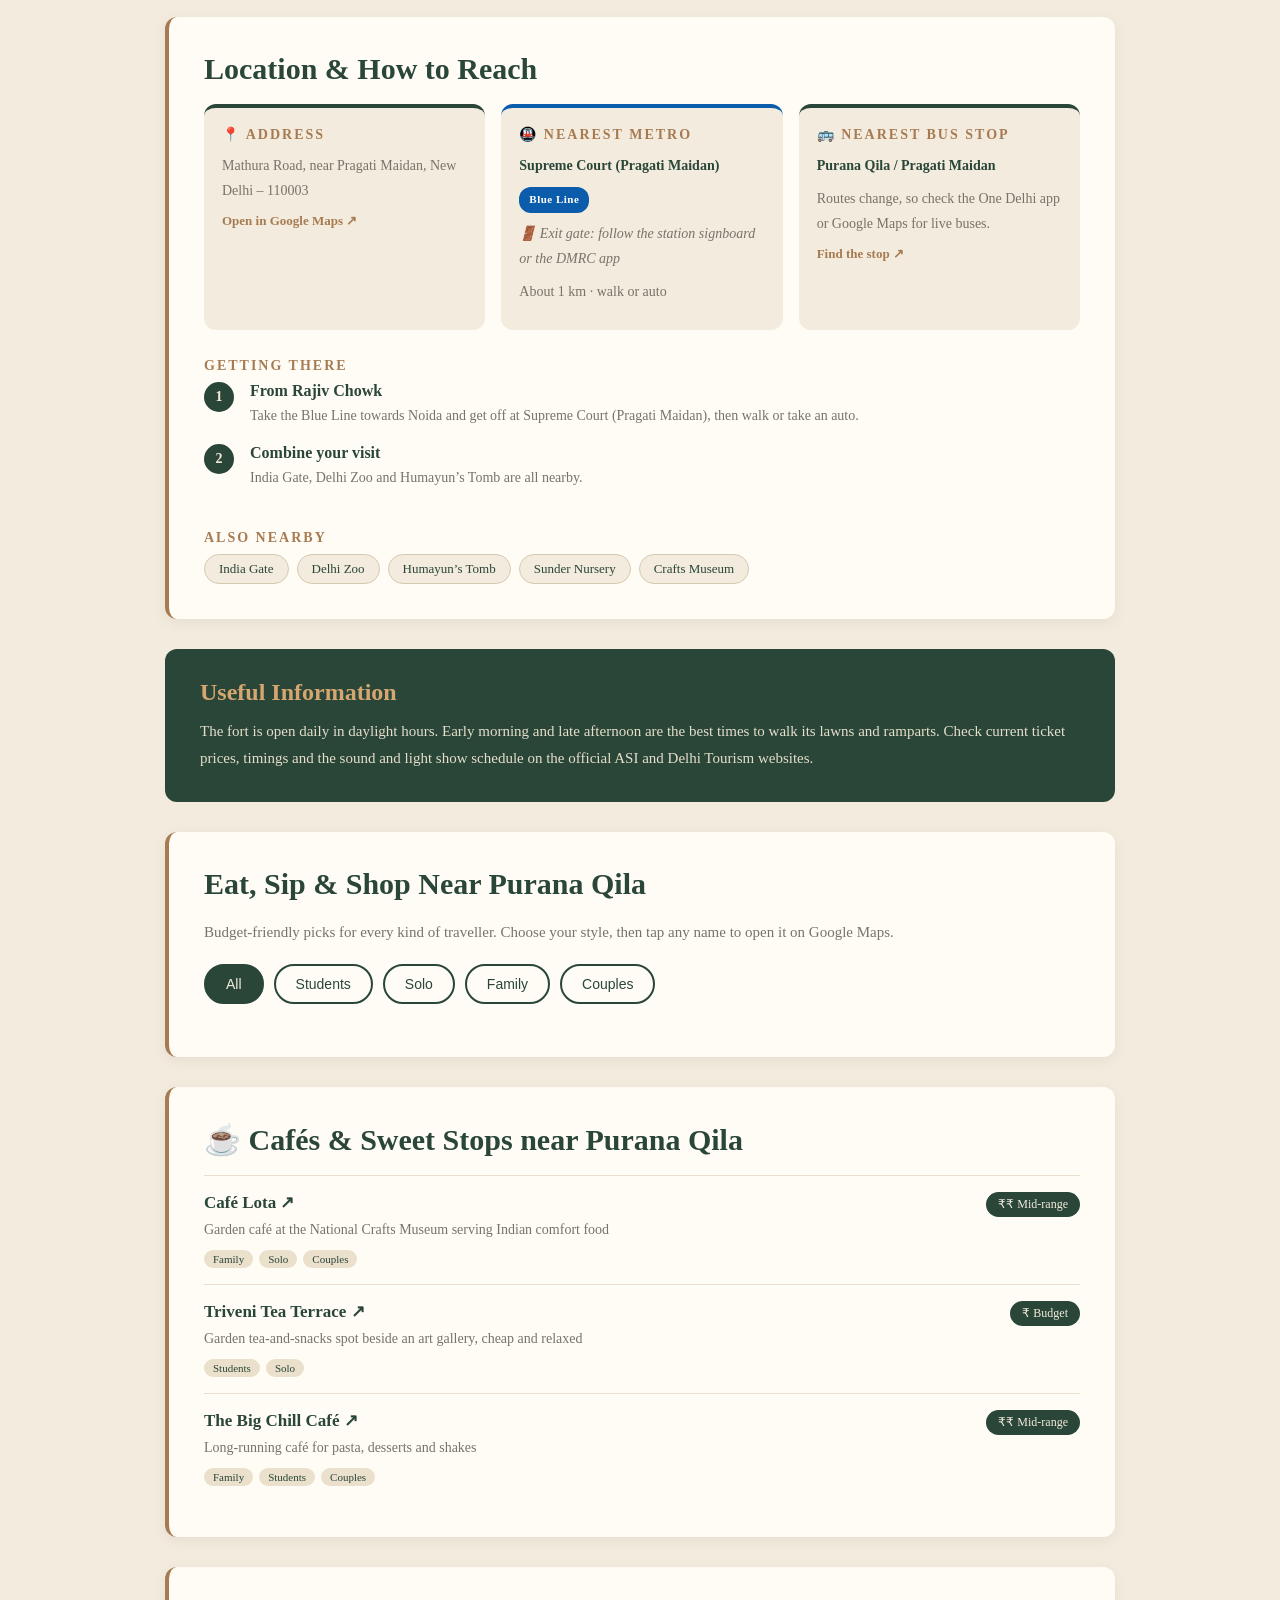
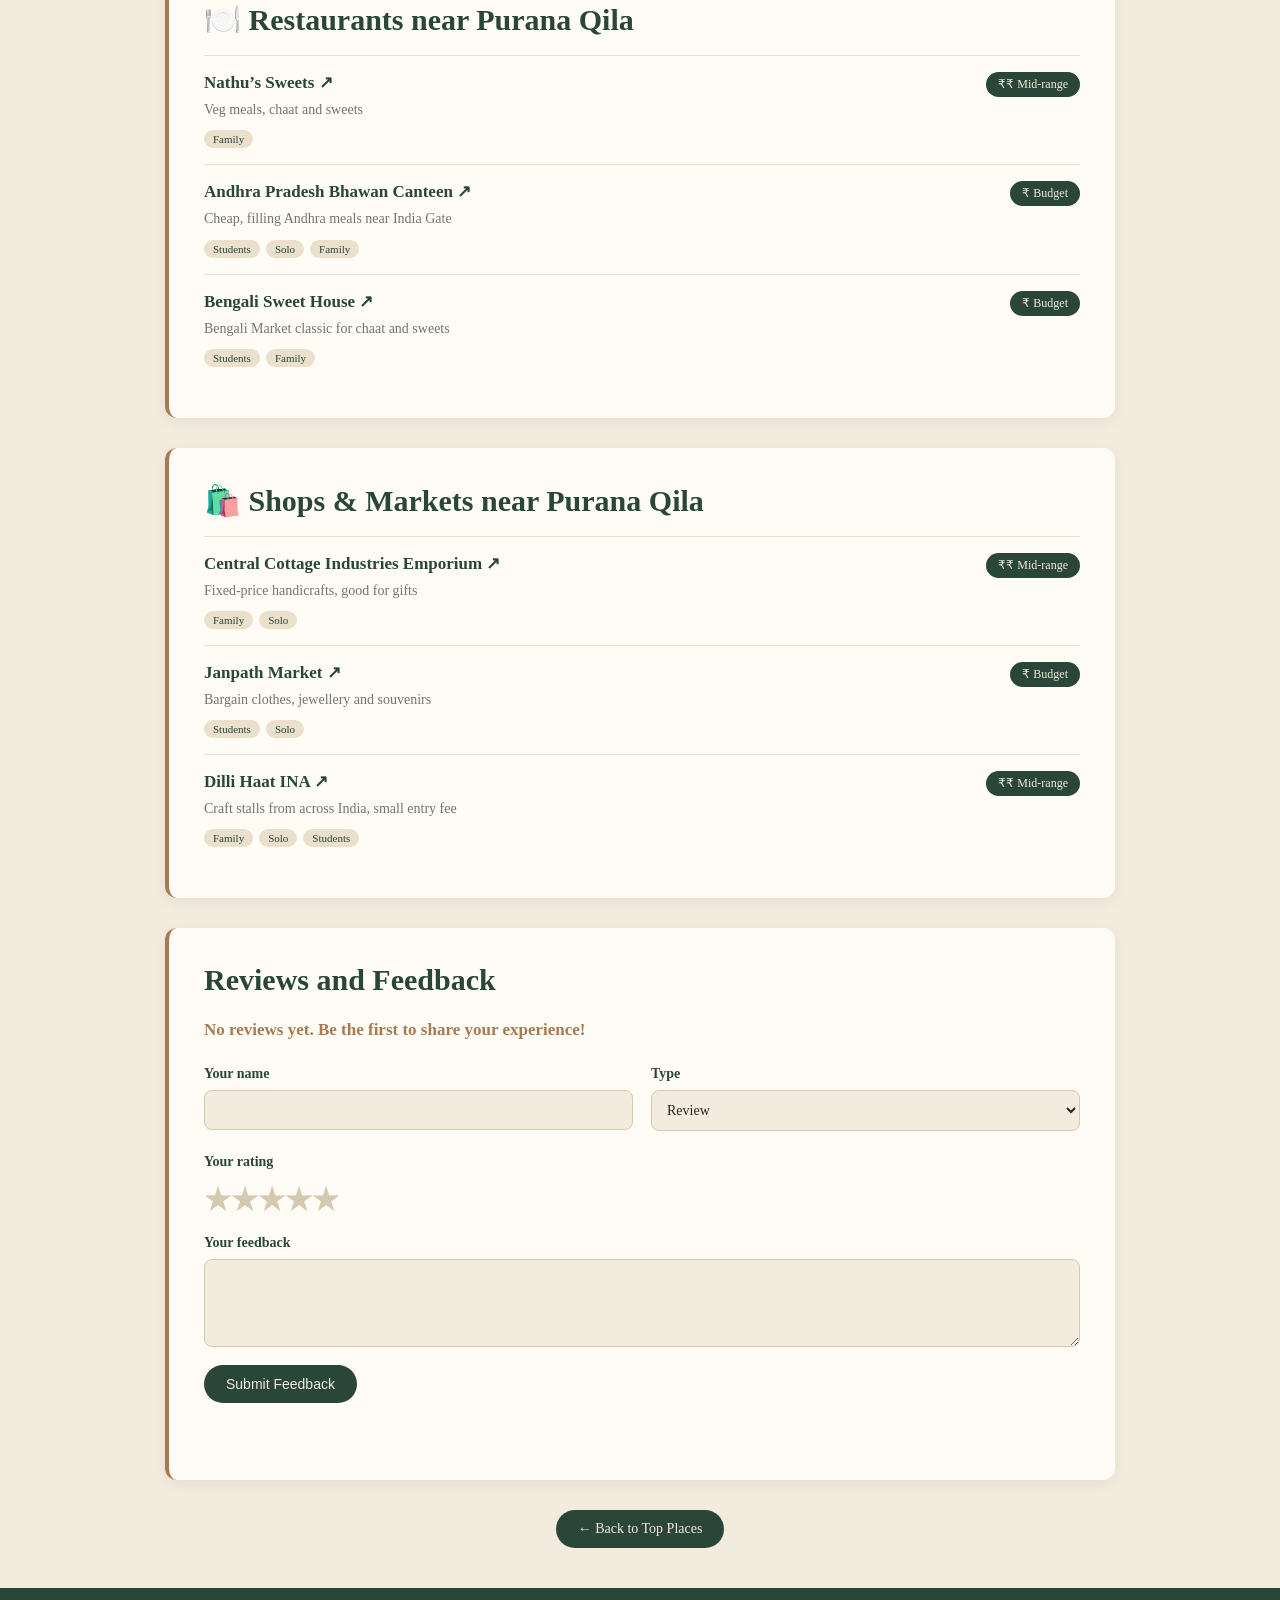
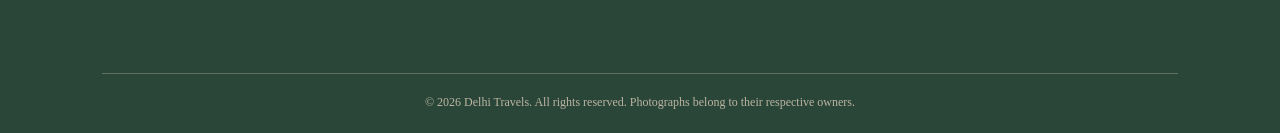
<file: Purana_Qila.html>
<!DOCTYPE html>
<html lang="en">
<head>
    <meta charset="UTF-8">
    <meta name="viewport" content="width=device-width, initial-scale=1.0">
    <title>Puarana Qila | Delhi Travels</title>
    <link rel="stylesheet" href="style-main.css">
    <link rel="stylesheet" href="style-branch.css">
    <script src="script-branch.js" defer></script>
</head>
<body>
<header class="navbar">
    <a href="index.html#home" class="logo"><span>✦</span> Delhi Travels</a>

    <div class="nav-links">
        <a href="index.html#home">Home</a>
        <a href="index.html#about">About</a>
        <a href="index.html#explore">Explore</a>
        <a href="index.html#travel">Travel</a>
        <a href="index.html#itinerary">Itinerary</a>
    </div>

    <div class="nav-search">
        <input type="text" placeholder="Search destinations...">
        <button type="button">Search</button>
    </div>
</header>

<div class="place-hero" style="--hero-img: url('Purana-Qila.avif');">
    <p class="place-subtitle">CENTRAL DELHI · HISTORIC FORT</p>
    <h1>Welcome to Purana Qila</h1>
    <p class="place-tagline">Delhi's old fort, linked by tradition to the legendary Indraprastha.</p>
</div>

<div class="quick-facts">
    <div><strong>OPEN</strong><span>Daily</span></div>
    <div><strong>TIMING</strong><span>Sunrise – Sunset</span></div>
    <div><strong>ENTRY</strong><span>Ticketed</span></div>
    <div><strong>NEAREST METRO</strong><span>Pragati Maidan</span></div>
</div>

<main class="place-content">
    <section class="place-card">
        <img src="PuranaQila.jpg" alt="Purana Qila, Delhi">
        <h2>Insights</h2>
        <p>Purana Qila (the "Old Fort") stands on a mound that tradition connects with Indraprastha, the city of the Mahabharata. Archaeological digs here have found remains from many different periods, though the exact identification with Indraprastha is debated.</p>
        <p>The present fort was begun by the Mughal emperor Humayun and completed by the Afghan ruler Sher Shah Suri, who took Delhi in 1540. It has massive walls and three main gateways: the Bara Darwaza, the Humayun Darwaza and the Talaqi Darwaza.</p>
        <p>Inside are the Qila-i-Kuhna Mosque, built by Sher Shah in 1541, and the octagonal Sher Mandal, a two-storey tower in red sandstone. Humayun is said to have died after a fall from the Sher Mandal's staircase in 1556. An evening sound and light show tells the story of the fort.</p>
    </section>

    <section class="place-card">
        <h2>Location</h2>
        <p>Purana Qila is located on Mathura Road, near Pragati Maidan, New Delhi – 110003, close to India Gate.</p>
        <h3>BY METRO</h3>
        <p>The nearest station is Pragati Maidan on the Blue Line. Supreme Court (Blue Line) is another option nearby.</p>
        <h3>NEARBY PLACES</h3>
        <p>India Gate, Delhi Zoo, Humayun's Tomb, Sunder Nursery and the Crafts Museum are all close by.</p>
    </section>

    <section class="info-box">
        <h2>Useful Information</h2>
        <p>The fort is open daily in daylight hours. Early morning and late afternoon are the best times to walk its lawns and ramparts. Check current ticket prices, timings and the sound and light show schedule on the official ASI and Delhi Tourism websites.</p>
    </section>

    <div class="place-extras" data-place="India Gate, New Delhi">

    <section class="place-card">
        <h2>Reviews and Feedback</h2>
        <p class="review-summary" id="review-summary"></p>

        <form class="review-form" id="review-form">
            <div class="form-group">
                <label for="r-name">Your name</label>
                <input type="text" id="r-name" name="name" maxlength="40" required>
            </div>
            <div class="form-group">
                <label for="r-type">Type</label>
                <select id="r-type" name="type">
                    <option>Review</option>
                    <option>Suggestion</option>
                    <option>Report incorrect information</option>
                </select>
            </div>
            <div class="form-group full">
                <p class="field-label">Your rating</p>
                <div class="star-input">
                    <input type="radio" id="s5" name="rating" value="5"><label for="s5">★</label>
                    <input type="radio" id="s4" name="rating" value="4"><label for="s4">★</label>
                    <input type="radio" id="s3" name="rating" value="3"><label for="s3">★</label>
                    <input type="radio" id="s2" name="rating" value="2"><label for="s2">★</label>
                    <input type="radio" id="s1" name="rating" value="1"><label for="s1">★</label>
                </div>
            </div>
            <div class="form-group full">
                <label for="r-text">Your feedback</label>
                <textarea id="r-text" name="text" rows="4" maxlength="500" required></textarea>
            </div>
            <div class="full">
                <button type="submit" class="btn">Submit Feedback</button>
                <p id="review-msg" role="status"></p>
            </div>
        </form>

        <div id="review-list"></div>
    </section>

    </div>

    <div class="back-row">
        <a href="index.html#explore" class="btn">← Back to Top Places</a>
    </div>
</main>

<footer class="site-footer">
    <div class="footer-bottom">
        <p>&copy 2026 Delhi Travels. All rights reserved. Photographs belong to their respective owners.</p>
    </div>
</footer>
</body>
</html>
</file>
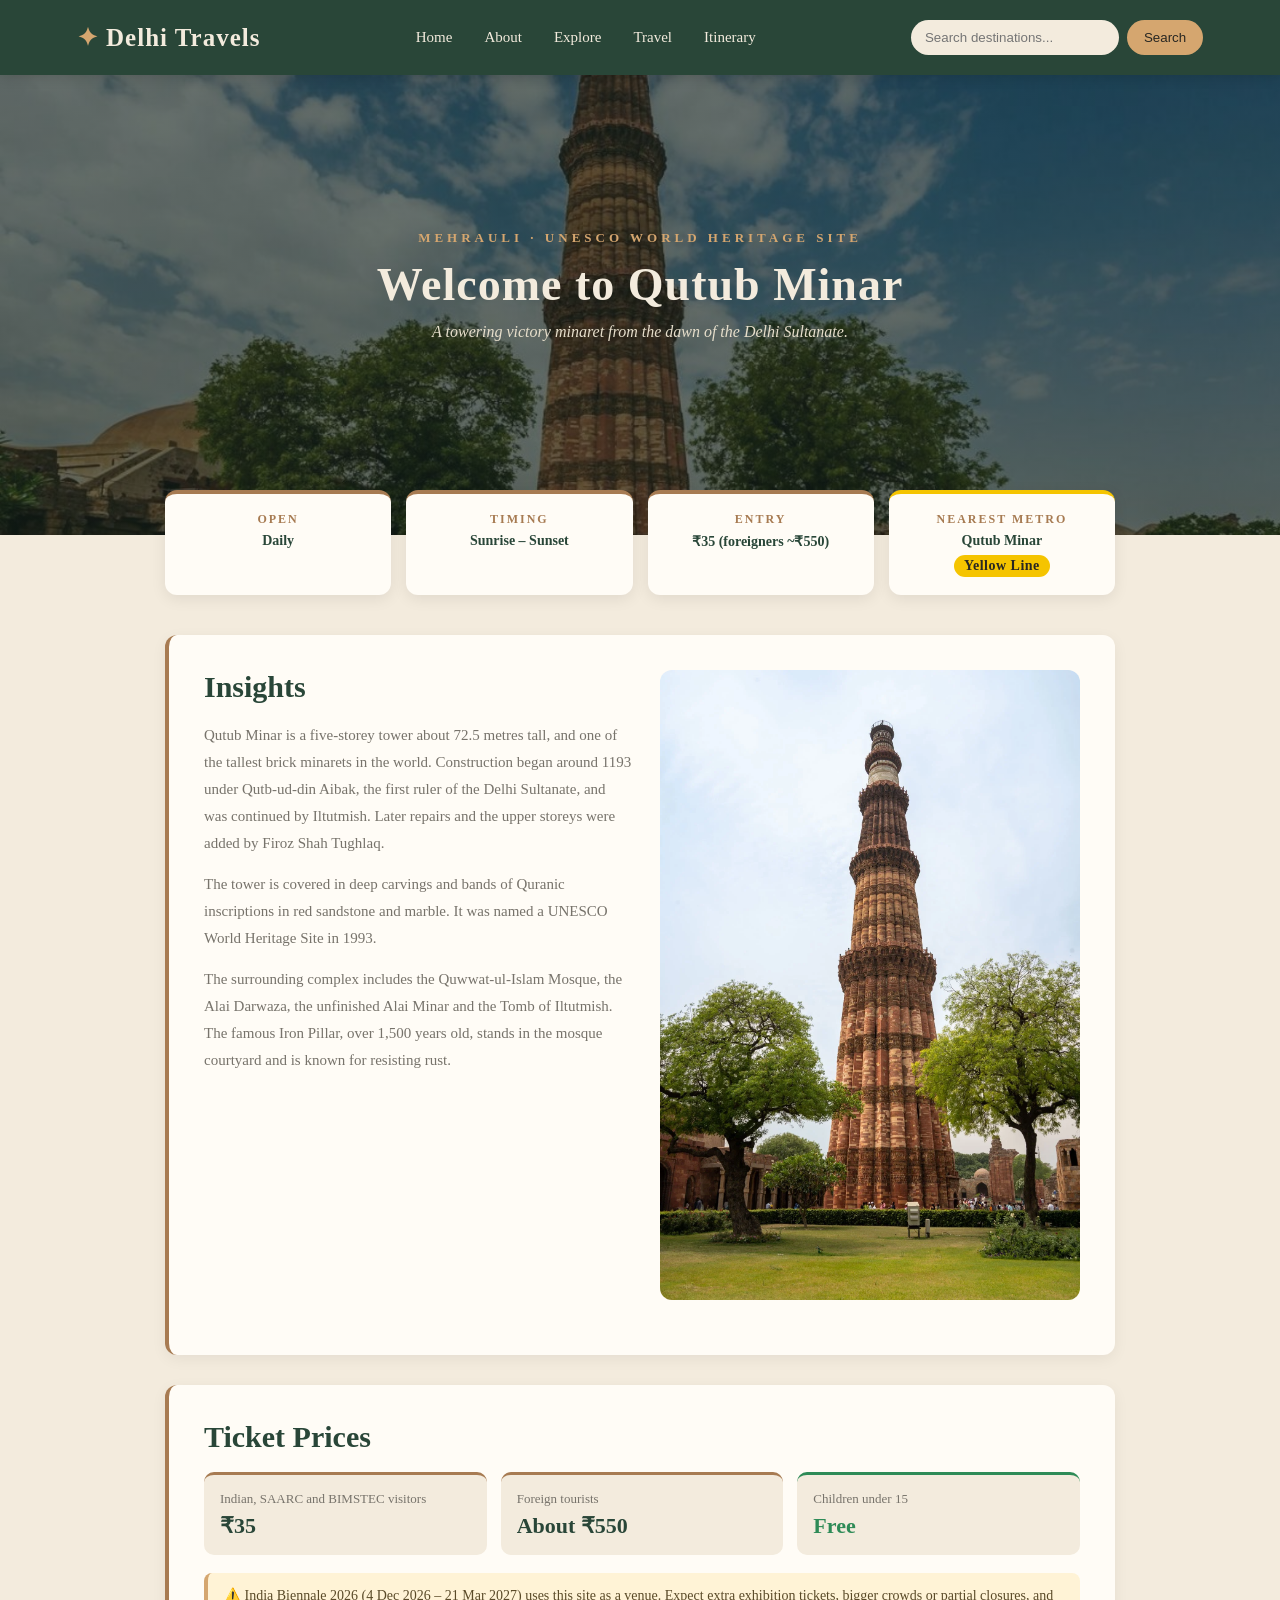
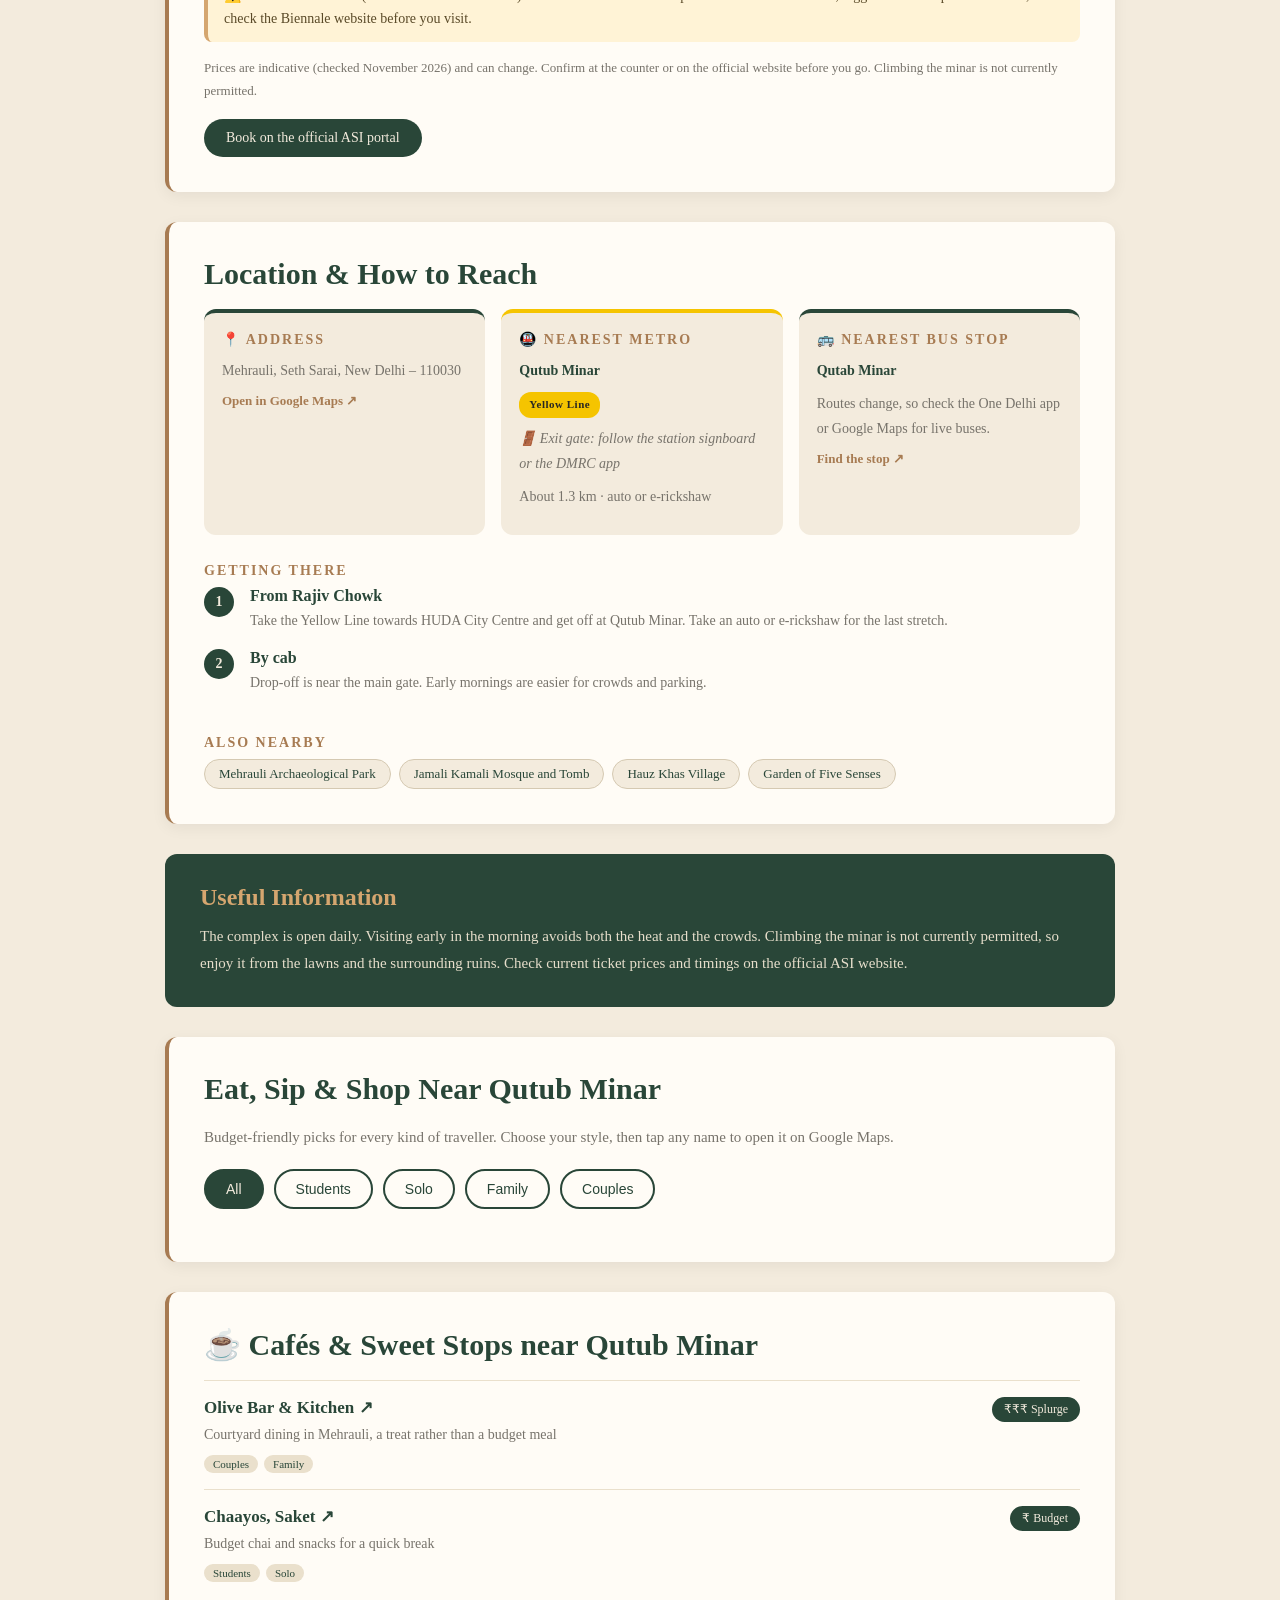
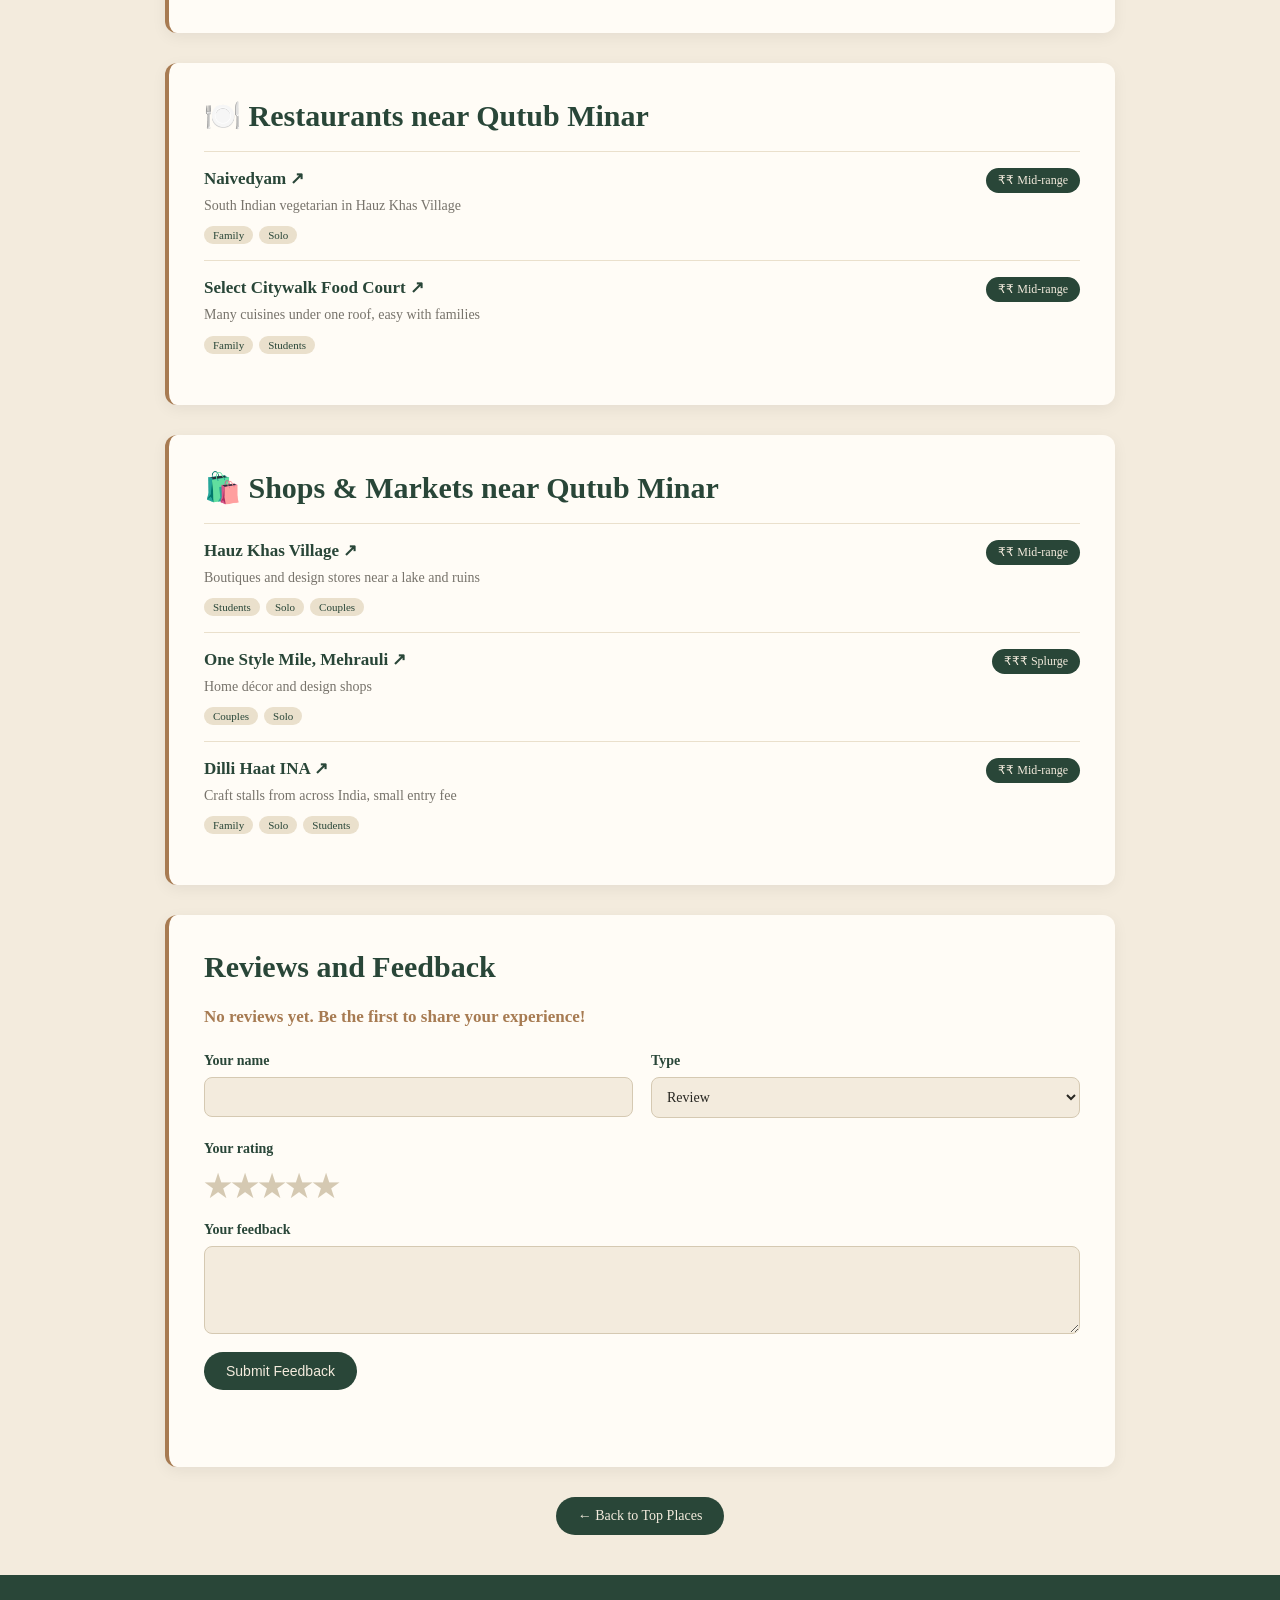
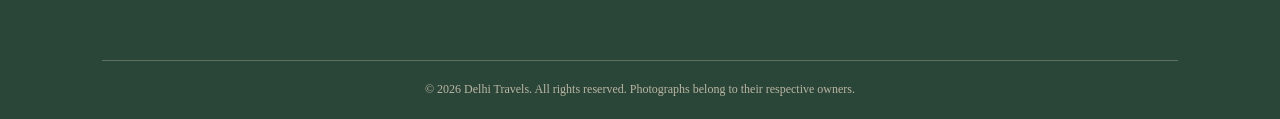
<file: Qutub_Minar.html>
<!DOCTYPE html>
<html lang="en">
<head>
    <meta charset="UTF-8">
    <meta name="viewport" content="width=device-width, initial-scale=1.0">
    <title>Qutub Minar | Delhi Travels</title>
    <link rel="stylesheet" href="style-main.css">
    <link rel="stylesheet" href="style-branch.css">
    <script src="script-branch.js" defer></script>
</head>
<body>
<header class="navbar">
    <a href="index.html#home" class="logo"><span>✦</span> Delhi Travels</a>

    <div class="nav-links">
        <a href="index.html#home">Home</a>
        <a href="index.html#about">About</a>
        <a href="index.html#explore">Explore</a>
        <a href="index.html#travel">Travel</a>
        <a href="index.html#itinerary">Itinerary</a>
    </div>

    <div class="nav-search">
        <input type="text" placeholder="Search destinations...">
        <button type="button">Search</button>
    </div>
</header>

<div class="place-hero" style="--hero-img: url('Qutub-Minar.jpg');">
    <p class="place-subtitle">MEHRAULI · UNESCO WORLD HERITAGE SITE</p>
    <h1>Welcome to Qutub Minar</h1>
    <p class="place-tagline">A towering victory minaret from the dawn of the Delhi Sultanate.</p>
</div>

<div class="quick-facts">
    <div><strong>OPEN</strong><span>Daily</span></div>
    <div><strong>TIMING</strong><span>Sunrise – Sunset</span></div>
    <div><strong>ENTRY</strong><span>Ticketed</span></div>
    <div><strong>NEAREST METRO</strong><span>Qutub Minar</span></div>
</div>

<main class="place-content">
    <section class="place-card">
        <img src="QutubMinar.webp" alt="Qutub Minar, Delhi">
        <h2>Insights</h2>
        <p>Qutub Minar is a five-storey tower about 72.5 metres tall, and one of the tallest brick minarets in the world. Construction began around 1193 under Qutb-ud-din Aibak, the first ruler of the Delhi Sultanate, and was continued by Iltutmish. Later repairs and the upper storeys were added by Firoz Shah Tughlaq.</p>
        <p>The tower is covered in deep carvings and bands of Quranic inscriptions in red sandstone and marble. It was named a UNESCO World Heritage Site in 1993.</p>
        <p>The surrounding complex includes the Quwwat-ul-Islam Mosque, the Alai Darwaza, the unfinished Alai Minar and the Tomb of Iltutmish. The famous Iron Pillar, over 1,500 years old, stands in the mosque courtyard and is known for resisting rust.</p>
    </section>

    <section class="place-card">
        <h2>Location</h2>
        <p>Qutub Minar is located in Mehrauli, Seth Sarai, New Delhi – 110030, in South Delhi.</p>
        <h3>BY METRO</h3>
        <p>The nearest station is Qutub Minar on the Yellow Line. The complex is a few kilometres from the station, so take an auto-rickshaw or cab for the last stretch.</p>
        <h3>NEARBY PLACES</h3>
        <p>Mehrauli Archaeological Park, Jamali Kamali Mosque and Tomb, Hauz Khas Village and Garden of Five Senses are close by.</p>
    </section>

    <section class="info-box">
        <h2>Useful Information</h2>
        <p>The complex is open daily. Visiting early in the morning avoids both the heat and the crowds. Climbing the minar is not currently permitted, so enjoy it from the lawns and the surrounding ruins. Check current ticket prices and timings on the official ASI website.</p>
    </section>

    <div class="place-extras" data-place="India Gate, New Delhi">

    <section class="place-card">
        <h2>Reviews and Feedback</h2>
        <p class="review-summary" id="review-summary"></p>

        <form class="review-form" id="review-form">
            <div class="form-group">
                <label for="r-name">Your name</label>
                <input type="text" id="r-name" name="name" maxlength="40" required>
            </div>
            <div class="form-group">
                <label for="r-type">Type</label>
                <select id="r-type" name="type">
                    <option>Review</option>
                    <option>Suggestion</option>
                    <option>Report incorrect information</option>
                </select>
            </div>
            <div class="form-group full">
                <p class="field-label">Your rating</p>
                <div class="star-input">
                    <input type="radio" id="s5" name="rating" value="5"><label for="s5">★</label>
                    <input type="radio" id="s4" name="rating" value="4"><label for="s4">★</label>
                    <input type="radio" id="s3" name="rating" value="3"><label for="s3">★</label>
                    <input type="radio" id="s2" name="rating" value="2"><label for="s2">★</label>
                    <input type="radio" id="s1" name="rating" value="1"><label for="s1">★</label>
                </div>
            </div>
            <div class="form-group full">
                <label for="r-text">Your feedback</label>
                <textarea id="r-text" name="text" rows="4" maxlength="500" required></textarea>
            </div>
            <div class="full">
                <button type="submit" class="btn">Submit Feedback</button>
                <p id="review-msg" role="status"></p>
            </div>
        </form>

        <div id="review-list"></div>
    </section>

    </div>
    
    <div class="back-row">
        <a href="index.html#explore" class="btn">← Back to Top Places</a>
    </div>
</main>

<footer class="site-footer">
    <div class="footer-bottom">
        <p>&copy 2026 Delhi Travels. All rights reserved. Photographs belong to their respective owners.</p>
    </div>
</footer>
</body>
</html>
</file>
<file: style-main.css>
*{
    margin:0px;
    padding:0px;
}
body{
    background-color:#F3EBDD;
}

/* SMOOTHNESS */
html { overflow-x: hidden; }
.page { display: none; min-height: calc(100vh - 75px); }
.page.active { display: block; animation: pageFade 0.6s ease; }
.mainpage { animation: pageFade 0.6s ease; }
.mainpage.is-hidden { display: none; }

@keyframes pageFade {
    from { opacity: 0; transform: translateY(20px); }
    to   { opacity: 1; transform: translateY(0); }
}
[hidden] { display: none !important; }
.btn-row { display: flex; gap: 10px; justify-content: center; flex-wrap: wrap; }

/* NAVBAR */
.navbar {
    height: 75px;
    background-color: #294638;

    display: flex;
    align-items: center;
    justify-content: space-between;

    padding: 0 6%;

    position: sticky;
    top: 0;
    z-index: 1000;

    box-shadow: 0 3px 12px rgba(0,0,0,0.12);
}

.logo {
    color: #F3EBDD;
    font-size: 25px;
    font-weight: bold;
    text-decoration: none;
    letter-spacing: 1px;
}

.logo span {
    color: #D5A66F;
}

.nav-links {
    display: flex;
    align-items: center;
    gap: 32px;
}

.nav-links a {
    color: #F3EBDD;
    text-decoration: none;
    font-size: 15px;
    transition: color 0.3s ease;
    position: relative;
}

.nav-links a:hover {
    color: #D5A66F;
}

.nav-links a::after {
    content: "";
    position: absolute;
    width: 0;
    height: 2px;
    background-color: #D5A66F;
    bottom: -7px;
    left: 0;
    transition: width 0.3s ease;
}

.nav-links a:hover::after {
    width: 100%;
}

.nav-search {
    display: flex;
    align-items: center;
    gap: 8px;
}

.nav-search input {
    width: 180px;
    padding: 10px 14px;
    border: none;
    outline: none;
    border-radius: 20px;
    background-color: #F3EBDD;
}

.nav-search button {
    padding: 10px 17px;
    border: none;
    border-radius: 20px;
    background-color: #D5A66F;
    color: #282722;
    cursor: pointer;
    transition: 0.3s;
}

.nav-search button:hover {
    background-color: #E8C99F;
}

.nav-links a.current { color: #D5A66F; }
.nav-links a.current::after { width: 100%; }

#toast {
    position: fixed;
    left: 50%;
    bottom: 30px;
    transform: translate(-50%, 20px);
    background-color: #294638;
    color: #F3EBDD;
    border-left: 4px solid #D5A66F;
    padding: 14px 22px;
    border-radius: 10px;
    box-shadow: 0 6px 20px rgba(0,0,0,0.25);
    opacity: 0;
    pointer-events: none;
    transition: 0.4s ease;
    z-index: 2000;
    max-width: 90%;
}
#toast.show { opacity: 1; transform: translate(-50%, 0); }


/* HERO SECTION */
.mainpage {
    min-height: calc(100vh - 75px);
    background-image: linear-gradient(rgba(20,35,28,0.65), rgba(20,35,28,0.65)), url("HomePage.png");
    background-size: cover;
    background-position: center;
    display: flex;
    flex-direction: column;
    align-items: center;
    justify-content: center;
    text-align: center;
    color: #F3EBDD;
    padding: 40px 20px 120px;
    position: relative;
}

.hero-badge {
    color: #D5A66F;
    letter-spacing: 4px;
    font-size: 13px;
    font-weight: bold;
    margin-bottom: 15px;
}

.mainpage h1 { font-size: 52px; letter-spacing: 1px; }

.mainpage h2 {
    font-weight: normal;
    font-style: italic;
    color: #D5A66F;
    font-size: 24px;
    margin: 14px 0;
}

.hero-text {
    max-width: 560px;
    line-height: 1.8;
    color: #E6DECB;
    margin-bottom: 30px;
}

.hero-buttons { display: flex; gap: 15px; flex-wrap: wrap; justify-content: center; }

.hero-btn, .hero-btn-outline {
    padding: 13px 30px;
    border-radius: 30px;
    text-decoration: none;
    font-size: 15px;
    transition: 0.3s ease;
}

.hero-btn { background-color: #D5A66F; color: #282722; }
.hero-btn:hover { background-color: #E8C99F; }

.hero-btn-outline { border: 2px solid #F3EBDD; color: #F3EBDD; }
.hero-btn-outline:hover { background-color: #F3EBDD; color: #294638; }

.hero-stats {
    position: absolute;
    bottom: 0;
    left: 0;
    width: 100%;
    display: flex;
    justify-content: space-around;
    padding: 22px 6%;
    background-color: rgba(41,70,56,0.92);
}

.hero-stats div { display: flex; flex-direction: column; gap: 4px; }
.hero-stats strong { color: #D5A66F; font-size: 24px; }
.hero-stats span { font-size: 12px; letter-spacing: 1px; color: #E6DECB; }

/*HISTORY SECTION*/
.history-section {
    padding: 70px 8%;
    background-color: #F3EBDD;
}

.history-heading {
    text-align: center;
    max-width: 650px;
    margin: 0 auto 50px;
}

.history-subtitle {
    color: #A77B52;
    letter-spacing: 3px;
    font-size: 13px;
    font-weight: bold;
}

.history-heading h2 {
    color: #294638;
    font-size: 36px;
    margin: 12px 0;
}

.history-heading p {
    color: #77736B;
    line-height: 1.7;
}

.history-container {
    display: grid;
    grid-template-columns: repeat(3, 1fr);
    gap: 25px;
}

.history-card {
    background-color: #FFFCF6;
    padding: 25px;
    border-radius: 12px;
    border-left: 4px solid #A77B52;
    box-shadow: 0px 4px 15px rgba(0,0,0,0.06);
    transition: transform 0.3s ease;
}

.history-card:hover {
    transform: translateY(-6px);
}

.period {
    color: #A77B52;
    font-size: 12px;
    font-weight: bold;
    letter-spacing: 1.5px;
}

.history-card h3 {
    color: #294638;
    font-size: 22px;
    margin: 15px 0;
}

.history-card p {
    color: #77736B;
    font-size: 14px;
    line-height: 1.8;
}

/* PHOTO GALLERY */

.photo-card {         
    display: block;
    text-decoration: none;
}
.photo-card:hover h3 { color: #D5A66F; }

.gallery-heading {
    text-align: center;
    margin-bottom: 40px;
    padding: 0 20px;
}

.gallery-subtitle {
    color: #A77B52;
    font-size: 13px;
    font-weight: bold;
    letter-spacing: 3px;
}

.gallery-heading h2 {
    color: #294638;
    font-size: 36px;
    margin: 12px 0;
}

.gallery-heading p {
    color: #77736B;
}

.gallery {
    width: 100%;
    overflow: hidden;
}

.photo-track {
    display: flex;
    width: max-content;
    animation: scroll 30s linear infinite;
}

.photo-group {
    display: flex;
    gap: 20px;
    padding-right: 20px;
}

.photo-card {
    width: 280px;
    height: 220px;
    position: relative;
    flex-shrink: 0;
    border-radius: 12px;
    overflow: hidden;
}

.photo-card img {
    width: 100%;
    height: 100%;
    object-fit: cover;
    transition: transform 0.5s ease;
}

.photo-card:hover img {
    transform: scale(1.1);
}

.photo-card h3 {
    position: absolute;
    bottom: 0;
    left: 0;
    width: 100%;
    padding: 20px 15px;
    box-sizing: border-box;
    color: white;
    font-size: 20px;

    background: linear-gradient(
        transparent,
        rgba(0,0,0,0.8)
    );
}

/*Animation*/

@keyframes scroll {
    from {
        transform: translateX(0);
    }

    to {
        transform: translateX(-50%);
    }
}

.gallery:hover .photo-track {
    animation-play-state: paused;
}

.section-heading { text-align: center; max-width: 650px; margin: 0 auto 45px; }
.section-subtitle { color: #A77B52; letter-spacing: 3px; font-size: 13px; font-weight: bold; }
.section-heading h2 { color: #294638; font-size: 36px; margin: 12px 0; }
.section-heading p { color: #77736B; line-height: 1.7; }

.btn {
    display: inline-block;
    padding: 11px 22px;
    background-color: #294638;
    color: #F3EBDD;
    text-decoration: none;
    border: none;
    border-radius: 25px;
    font-size: 14px;
    cursor: pointer;
    transition: background-color 0.3s ease;
}
.btn:hover { background-color: #A77B52; }

.travel-section { padding: 70px 8%; background-color: #EAE0CC; }
.travel-container { display: grid; grid-template-columns: repeat(4, 1fr); gap: 25px; }
.travel-card {
    background-color: #FFFCF6;
    padding: 30px 22px;
    border-radius: 12px;
    text-align: center;
    border-top: 4px solid #A77B52;
    box-shadow: 0 4px 15px rgba(0,0,0,0.06);
    transition: transform 0.3s ease;
}
.travel-card:hover { transform: translateY(-6px); }
.travel-icon { font-size: 40px; margin-bottom: 10px; }
.travel-card h3 { color: #294638; margin-bottom: 10px; }
.travel-card p { color: #77736B; font-size: 14px; line-height: 1.7; margin-bottom: 20px; }

/* ITINERARY */
.itinerary-section { padding: 70px 8%; background-color: #F3EBDD; }
.itinerary-form {
    max-width: 850px;
    margin: 0 auto;
    background-color: #FFFCF6;
    padding: 35px;
    border-radius: 12px;
    border-left: 4px solid #A77B52;
    box-shadow: 0 4px 15px rgba(0,0,0,0.06);
    display: grid;
    grid-template-columns: repeat(2, 1fr);
    gap: 22px;
}
.form-group { display: flex; flex-direction: column; gap: 8px; }
.form-group label, .form-group legend { color: #294638; font-weight: bold; font-size: 14px; }
.form-group select {
    padding: 11px;
    border: 1px solid #D5C9B2;
    border-radius: 8px;
    background-color: #F3EBDD;
    color: #282722;
}
.choices { grid-column: 1 / -1; border: none; flex-direction: row; flex-wrap: wrap; gap: 18px; }
.choices legend { width: 100%; margin-bottom: 8px; }
.choices label { font-weight: normal; color: #77736B; }
.form-btn { grid-column: 1 / -1; justify-self: center; padding: 13px 34px; font-size: 15px; }

.itinerary-result {
    max-width: 1000px;
    margin: 35px auto 0;
    display: grid;
    grid-template-columns: 1.4fr 1fr;
    gap: 20px;
    align-items: start;
}

.plan-day, .plan-notes {
    border-radius: 12px;
    padding: 25px 30px;
    margin: 0;
    box-shadow: 0 4px 15px rgba(0,0,0,0.06);
}

.plan-day   { grid-column: 1; background-color: #FFFCF6; border-left: 4px solid #A77B52; }
.plan-notes { grid-column: 2; grid-row: 1 / span 3; background-color: #294638; color: #E6DECB; }

.plan-day h3 { color: #294638; font-size: 22px; margin-bottom: 12px; }

.plan-stop { display: flex; gap: 18px; padding: 14px 0; border-bottom: 1px solid #EAE0CC; }
.plan-stop:last-child { border-bottom: none; }
.plan-time { min-width: 85px; color: #A77B52; font-weight: bold; font-size: 14px; }
.plan-stop a { color: #294638; font-weight: bold; text-decoration: none; font-size: 17px; }
.plan-stop a:hover { color: #A77B52; }
.plan-stop span { display: block; color: #77736B; font-size: 13px; margin-top: 4px; }

.plan-notes h3 { color: #D5A66F; font-size: 20px; margin-bottom: 10px; }
.plan-notes ul { list-style: none; }
.plan-notes li { margin: 0 0 12px; padding-left: 16px; position: relative; line-height: 1.6; font-size: 14px; }
.plan-notes li::before { content: "•"; color: #D5A66F; position: absolute; left: 0; }
.plan-notes a { color: #D5A66F; }

/* FOOTER */
.site-footer { background-color: #294638; color: #F3EBDD; padding: 50px 8% 20px; }
.footer-container { display: grid; grid-template-columns: 2fr 1fr 1fr; gap: 40px; }
.footer-col h3 { font-size: 22px; margin-bottom: 12px; }
.footer-col h3 span { color: #D5A66F; }
.footer-col h4 { color: #D5A66F; margin-bottom: 12px; }
.footer-col p { font-size: 14px; line-height: 1.7; color: #D8D0BF; }
.footer-col a { display: block; color: #F3EBDD; text-decoration: none; font-size: 14px; margin-bottom: 8px; }
.footer-col a:hover { color: #D5A66F; }
.footer-bottom {
    margin-top: 35px;
    padding-top: 18px;
    border-top: 1px solid rgba(243,235,221,0.25);
    text-align: center;
    font-size: 12px;
    line-height: 1.7;
    color: #BDB5A3;
}
</file>
<file: style-branch.css>
.place-hero {
    min-height: 340px;
    background-image: linear-gradient(rgba(20,35,28,0.65), rgba(20,35,28,0.65)), var(--hero-img);
    background-size: cover;
    background-position: center;
    display: flex;
    flex-direction: column;
    align-items: center;
    justify-content: center;
    text-align: center;
    color: #F3EBDD;
    padding: 40px 20px 80px;
}
.place-hero h1 { font-size: 46px; letter-spacing: 1px; }
.place-subtitle { color: #D5A66F; letter-spacing: 4px; font-size: 13px; font-weight: bold; margin-bottom: 12px; }
.place-tagline { color: #E6DECB; font-style: italic; margin-top: 12px; }

.quick-facts {
    max-width: 950px;
    margin: -45px auto 0;
    padding: 0 20px;
    position: relative;
    display: grid;
    grid-template-columns: repeat(4, 1fr);
    gap: 15px;
}
.quick-facts div {
    background-color: #FFFCF6;
    border-top: 4px solid #A77B52;
    border-radius: 12px;
    padding: 18px 12px;
    text-align: center;
    box-shadow: 0 4px 15px rgba(0,0,0,0.08);
    display: flex;
    flex-direction: column;
    gap: 6px;
}
.quick-facts strong { color: #A77B52; font-size: 12px; letter-spacing: 2px; }
.quick-facts span { color: #294638; font-size: 14px; font-weight: bold; }

/* MAIN CONTENT */
.place-content { max-width: 950px; margin: 40px auto; padding: 0 20px; }

.place-card {
    background-color: #FFFCF6;
    padding: 35px;
    border-radius: 12px;
    border-left: 4px solid #A77B52;
    box-shadow: 0 4px 15px rgba(0,0,0,0.06);
    margin-bottom: 30px;
}
.place-card::after { content: ""; display: block; clear: both; }

.place-card h2 { color: #294638; font-size: 30px; margin-bottom: 18px; }
.place-card h3 { color: #A77B52; font-size: 14px; letter-spacing: 2px; margin: 24px 0 8px; }
.place-card p  { color: #77736B; font-size: 15px; line-height: 1.8; margin-bottom: 14px; }

.place-card img {
    float: right;
    width: 420px;
    max-width: 100%;
    margin: 0 0 20px 28px;
    border-radius: 12px;
}

/* USEFUL INFORMATION BOX */
.info-box {
    background-color: #294638;
    color: #F3EBDD;
    padding: 30px 35px;
    border-radius: 12px;
    margin-bottom: 30px;
}
.info-box h2 { color: #D5A66F; font-size: 24px; margin-bottom: 12px; }
.info-box p  { line-height: 1.8; font-size: 15px; color: #E6DECB; }

.back-row { text-align: center; }

/* NEARBY */
.nearby-tabs { display: flex; gap: 10px; flex-wrap: wrap; margin: 18px 0; }
.nearby-tab {
    padding: 10px 20px;
    border: 2px solid #294638;
    border-radius: 25px;
    background: transparent;
    color: #294638;
    font-size: 14px;
    cursor: pointer;
    transition: 0.3s ease;
}
.nearby-tab:hover, .nearby-tab.active { background-color: #294638; color: #F3EBDD; }

/* TICKETS */
.ticket-grid { display: grid; grid-template-columns: repeat(auto-fit, minmax(190px, 1fr)); gap: 14px; margin: 6px 0 18px; }
.ticket { background: #F3EBDD; border-radius: 10px; border-top: 3px solid #A77B52; padding: 16px; display: flex; flex-direction: column; gap: 6px; }
.ticket span { color: #77736B; font-size: 13px; }
.ticket strong { color: #294638; font-size: 22px; }
.ticket.free { border-top-color: #2E8B57; }
.ticket.free strong { color: #2E8B57; }
.alert-box { background: #FFF3D6; border-left: 4px solid #D5A66F; color: #5A4A28; border-radius: 8px; padding: 12px 16px; font-size: 14px; line-height: 1.6; margin-bottom: 14px; }
.place-card .ticket-note { font-size: 13px; margin-bottom: 16px; }

/* LOCATION */
.loc-grid { display: grid; grid-template-columns: repeat(3, 1fr); gap: 16px; margin: 8px 0 28px; }
.loc-tile { background: #F3EBDD; border-radius: 12px; border-top: 4px solid #294638; padding: 18px; }
.place-card .loc-tile h3 { margin: 0 0 10px; }
.place-card .loc-tile p { font-size: 14px; margin-bottom: 8px; }
.loc-tile strong { color: #294638; }
.loc-link { color: #A77B52; font-weight: bold; font-size: 13px; text-decoration: none; }
.loc-link:hover { color: #294638; }
.place-card .gate { color: #294638; font-weight: bold; }
.place-card .gate.unknown { color: #77736B; font-weight: normal; font-style: italic; }

.reach-list { list-style: none; counter-reset: step; margin-bottom: 6px; }
.reach-list li { counter-increment: step; display: flex; flex-direction: column; gap: 4px; position: relative; padding: 0 0 16px 46px; }
.reach-list li::before {
    content: counter(step);
    position: absolute; left: 0; top: 0;
    width: 30px; height: 30px; border-radius: 50%;
    background: #294638; color: #F3EBDD;
    display: flex; align-items: center; justify-content: center;
    font-size: 14px; font-weight: bold;
}
.reach-list strong { color: #294638; }
.reach-list span { color: #77736B; font-size: 14px; line-height: 1.7; }

.chips { display: flex; flex-wrap: wrap; gap: 8px; }
.chips span { background: #F3EBDD; border: 1px solid #D5C9B2; color: #294638; border-radius: 20px; padding: 6px 14px; font-size: 13px; }

/* NEARBY LISTS */
.spot-list { list-style: none; margin-top: 14px; }
.spot { display: flex; justify-content: space-between; align-items: flex-start; gap: 16px; padding: 16px 0; border-top: 1px solid #EAE0CC; }
.spot a { color: #294638; font-weight: bold; font-size: 17px; text-decoration: none; }
.spot a:hover { color: #A77B52; text-decoration: underline; }
.place-card .spot p { margin: 4px 0 8px; font-size: 14px; }
.tags { display: flex; flex-wrap: wrap; gap: 6px; }
.tags span { background: #EAE0CC; color: #294638; font-size: 11px; border-radius: 10px; padding: 3px 9px; }
.price-pill { white-space: nowrap; background: #294638; color: #F3EBDD; border-radius: 14px; padding: 5px 12px; font-size: 12px; }
.place-card .empty { font-style: italic; }

/* REVIEWS */
.review-summary { color: #A77B52 !important; font-weight: bold; font-size: 17px !important; }
.review-form { display: grid; grid-template-columns: 1fr 1fr; gap: 18px; margin: 20px 0 30px; }
.review-form .full { grid-column: 1 / -1; }
.review-form .field-label { color: #294638; font-weight: bold; font-size: 14px; margin: 0; }
.review-form input[type="text"], .review-form textarea, .review-form select {
    padding: 11px;
    border: 1px solid #D5C9B2;
    border-radius: 8px;
    background-color: #F3EBDD;
    color: #282722;
    font-family: inherit;
    font-size: 14px;
}
#review-msg { margin: 12px 0 0; color: #294638 !important; font-weight: bold; }

.star-input { display: flex; flex-direction: row-reverse; justify-content: flex-end; }
.star-input input { display: none; }
.star-input label { font-size: 30px; color: #D5C9B2; cursor: pointer; transition: color 0.2s; }
.star-input input:checked ~ label,
.star-input label:hover,
.star-input label:hover ~ label { color: #D5A66F; }

.review-item { padding: 16px 0; border-top: 1px solid #EAE0CC; }
.review-head { display: flex; justify-content: space-between; align-items: center; }
.review-head strong { color: #294638; }
.review-stars { color: #D5A66F; letter-spacing: 2px; }
.review-item small { color: #A77B52; }
.review-item p { margin: 8px 0 0; }

.line-badge { display: inline-block; padding: 3px 10px; border-radius: 12px; font-size: 11px; font-weight: bold; letter-spacing: 0.5px; }
</file>
